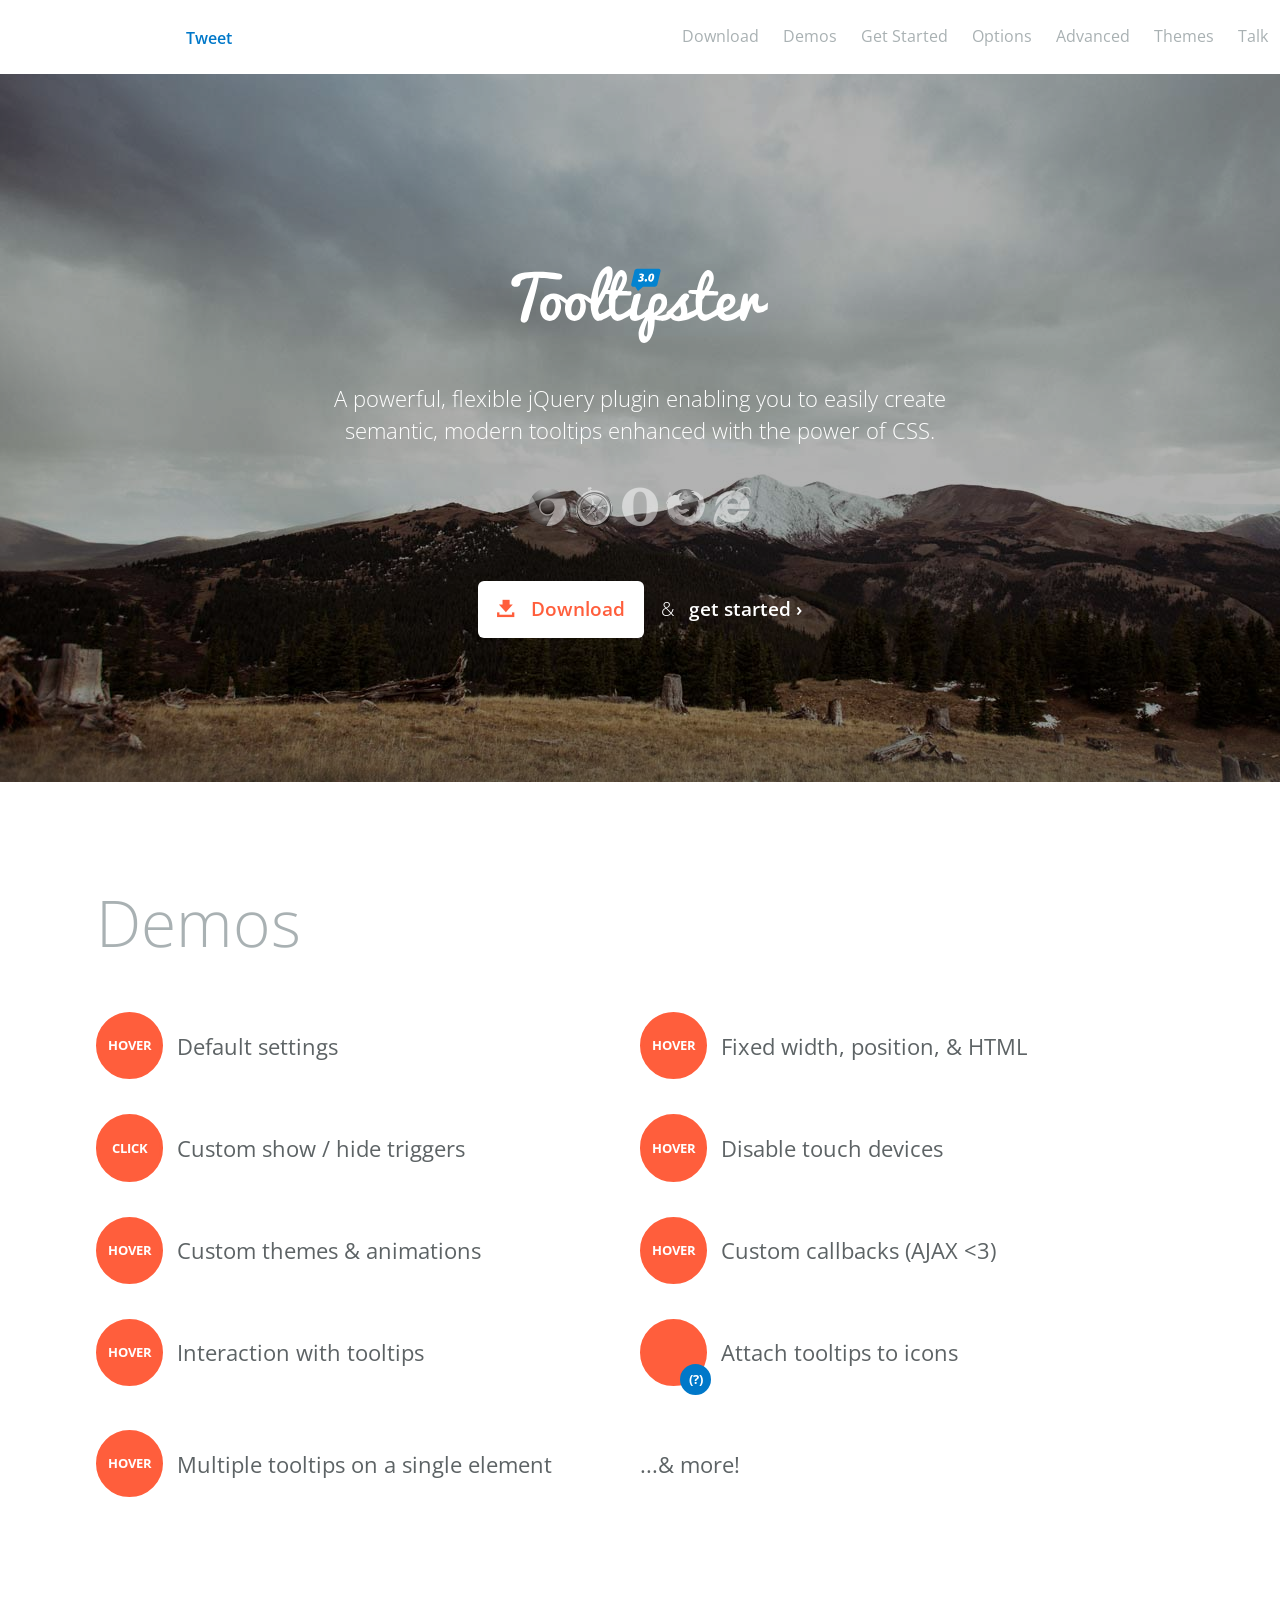
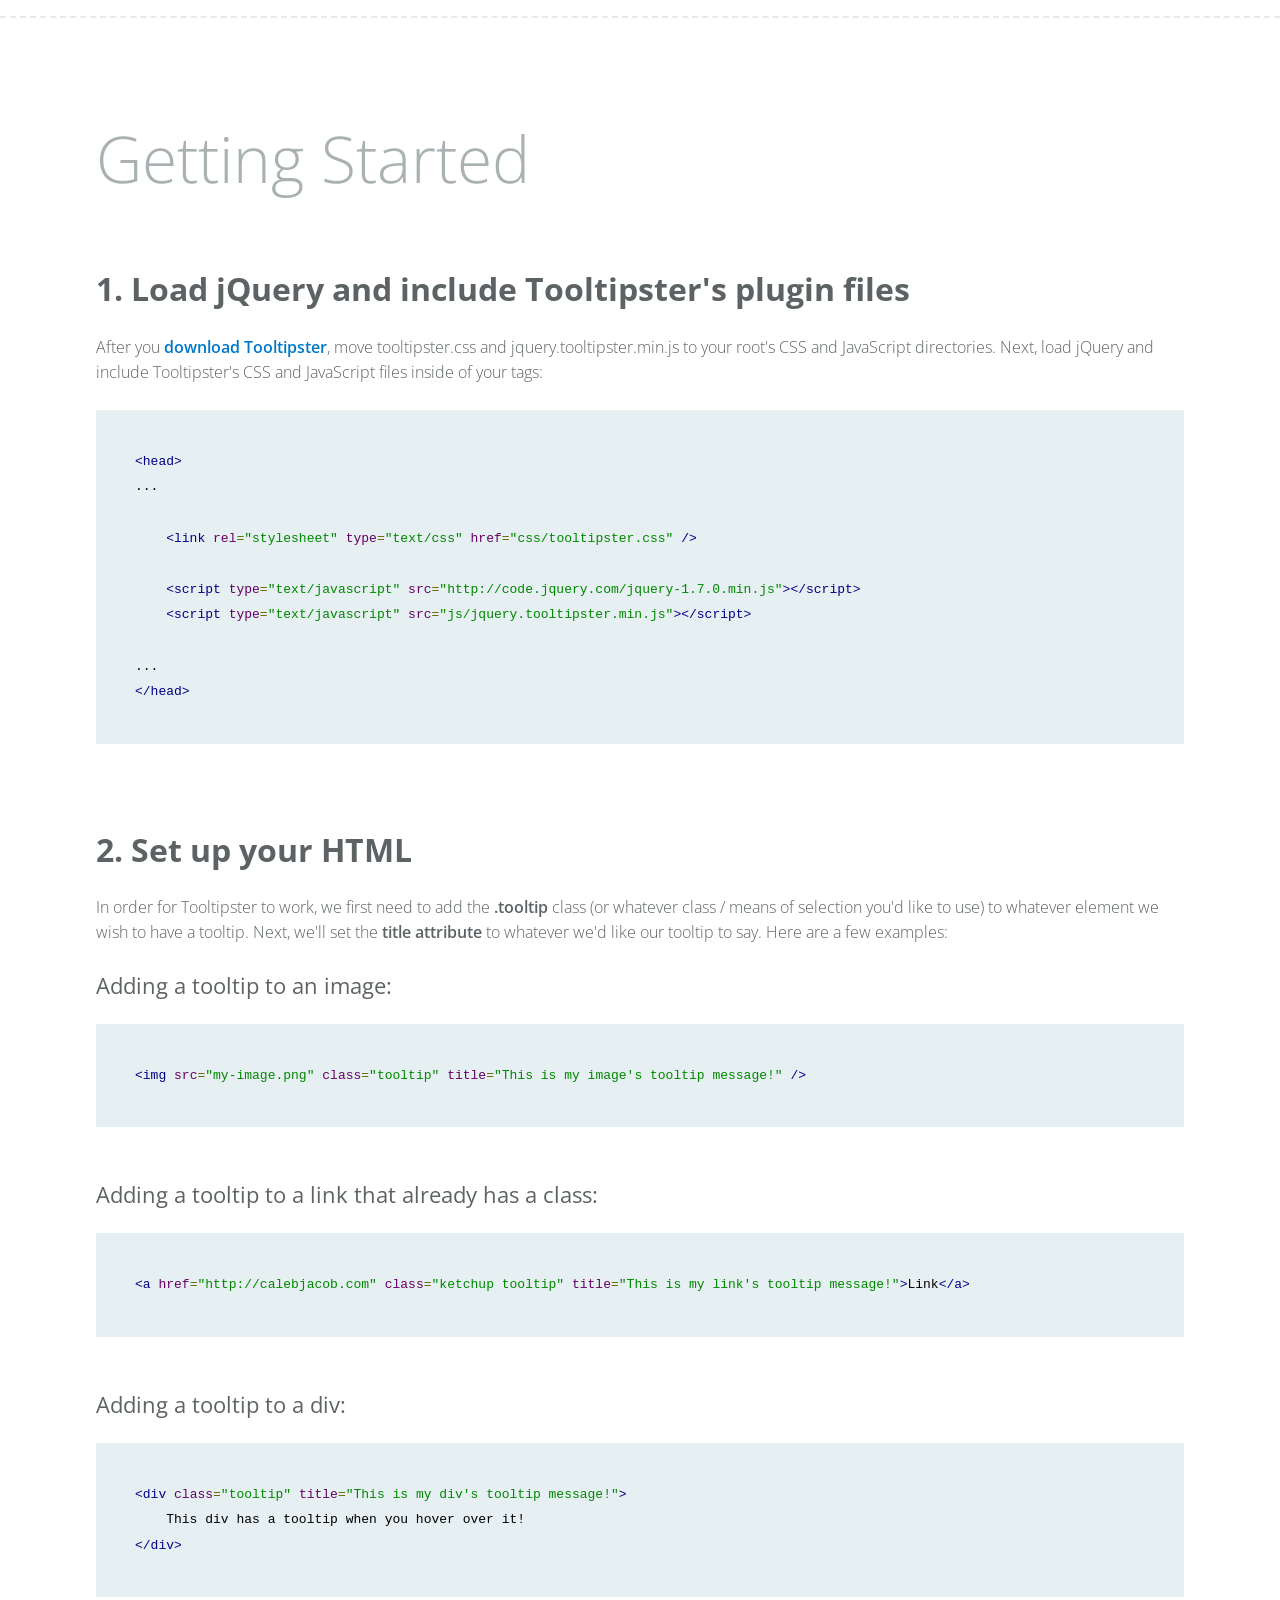
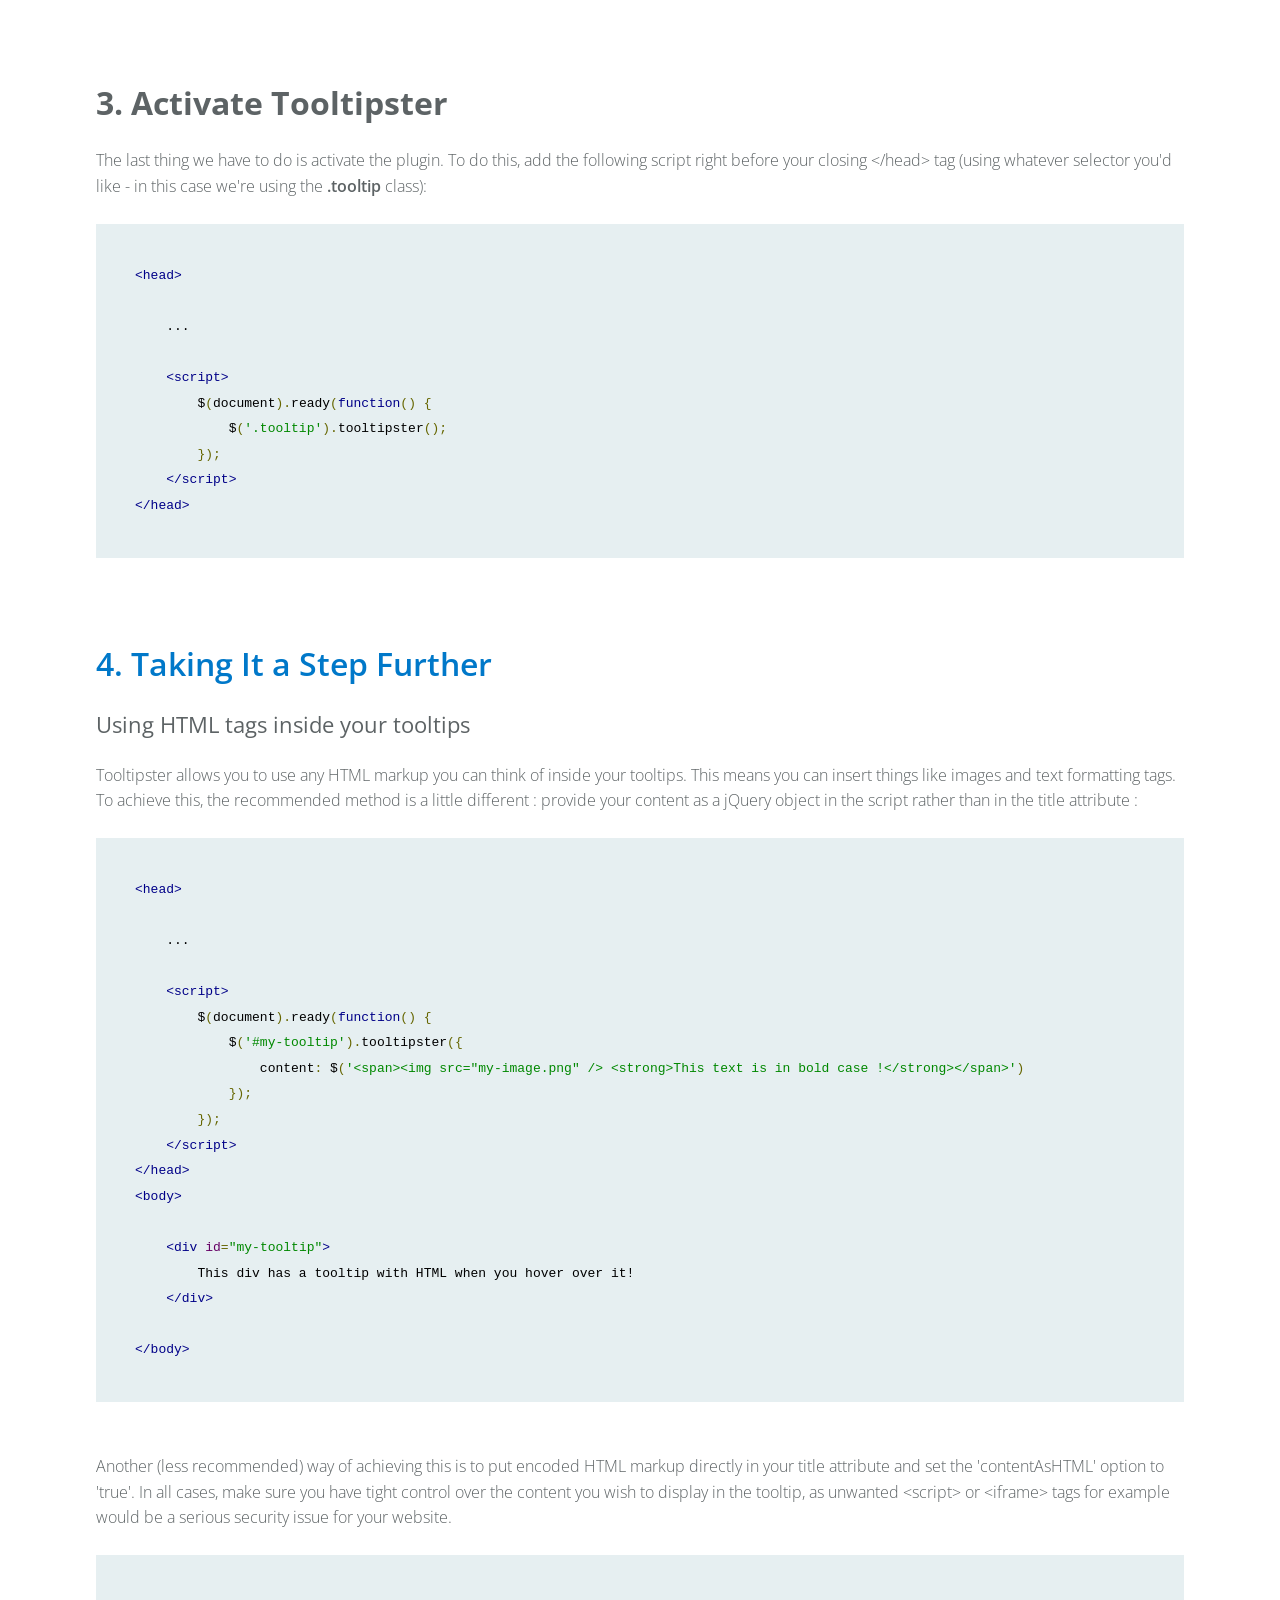
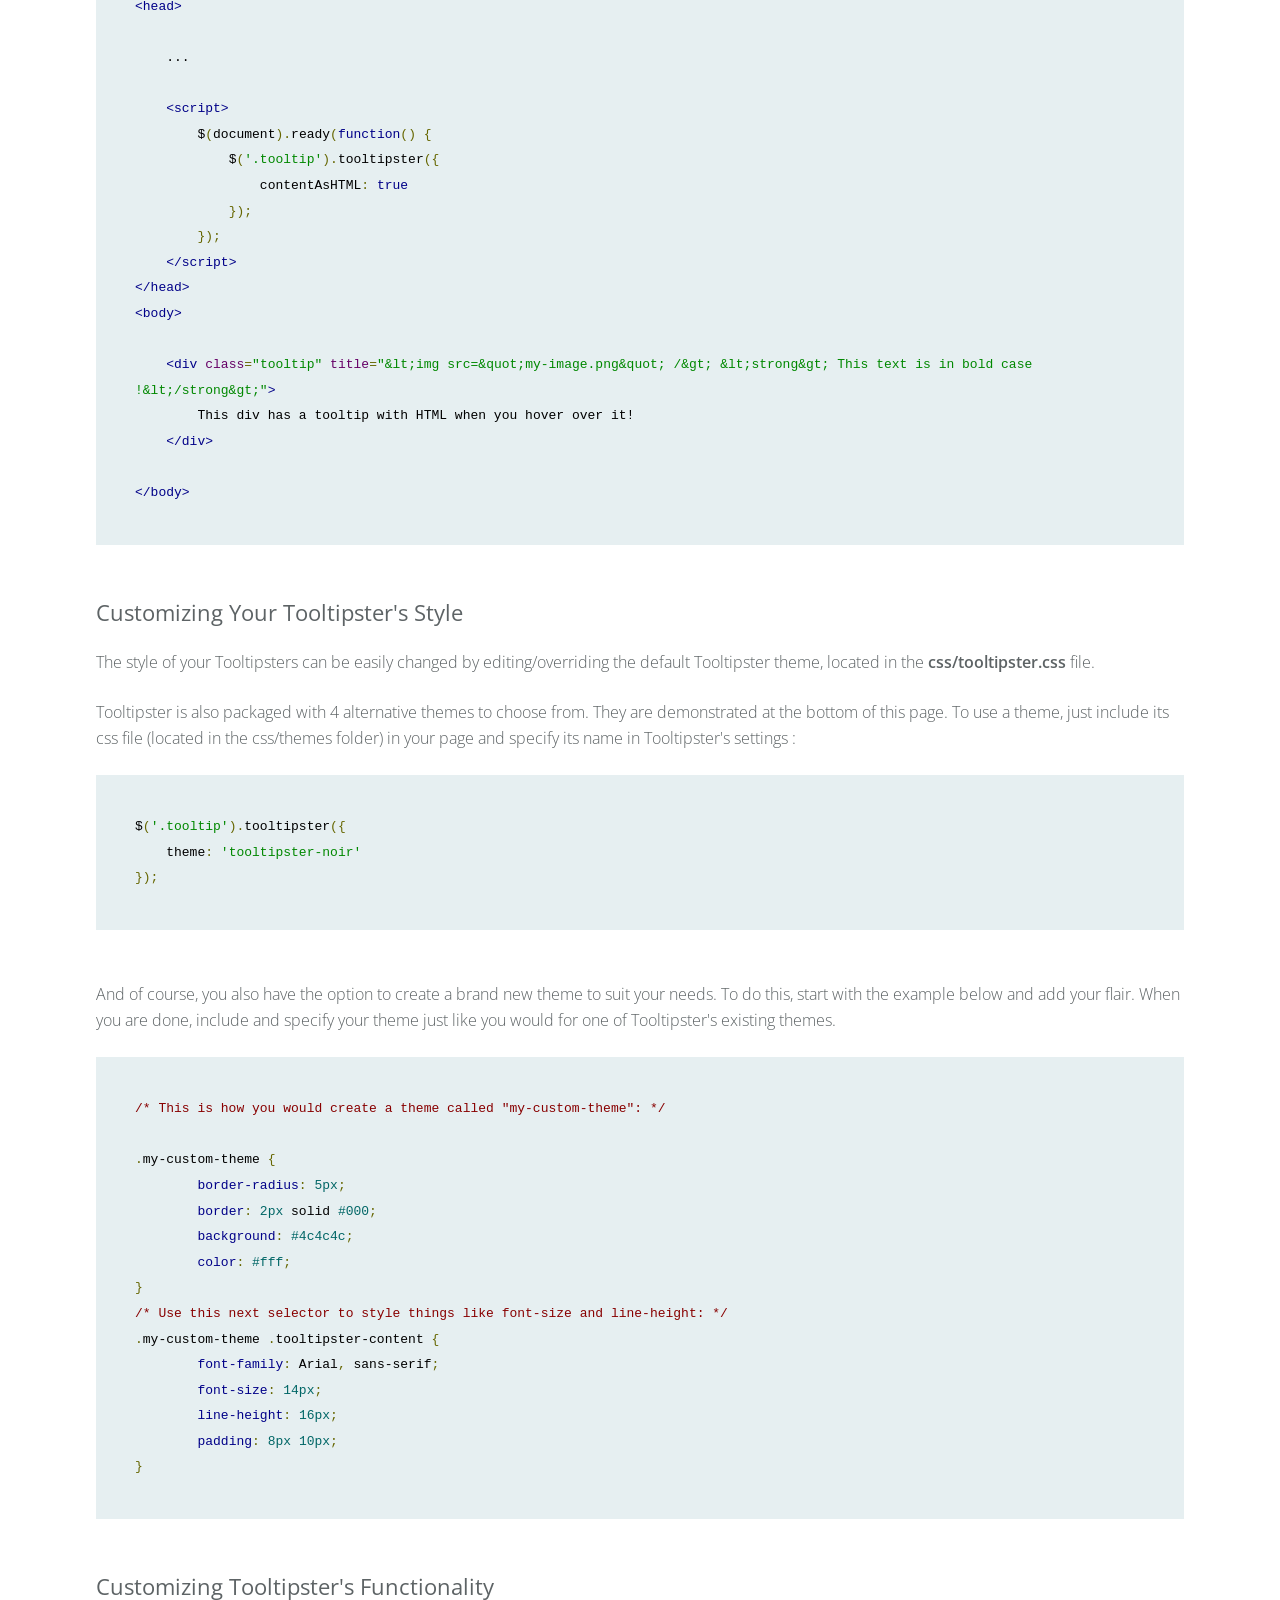
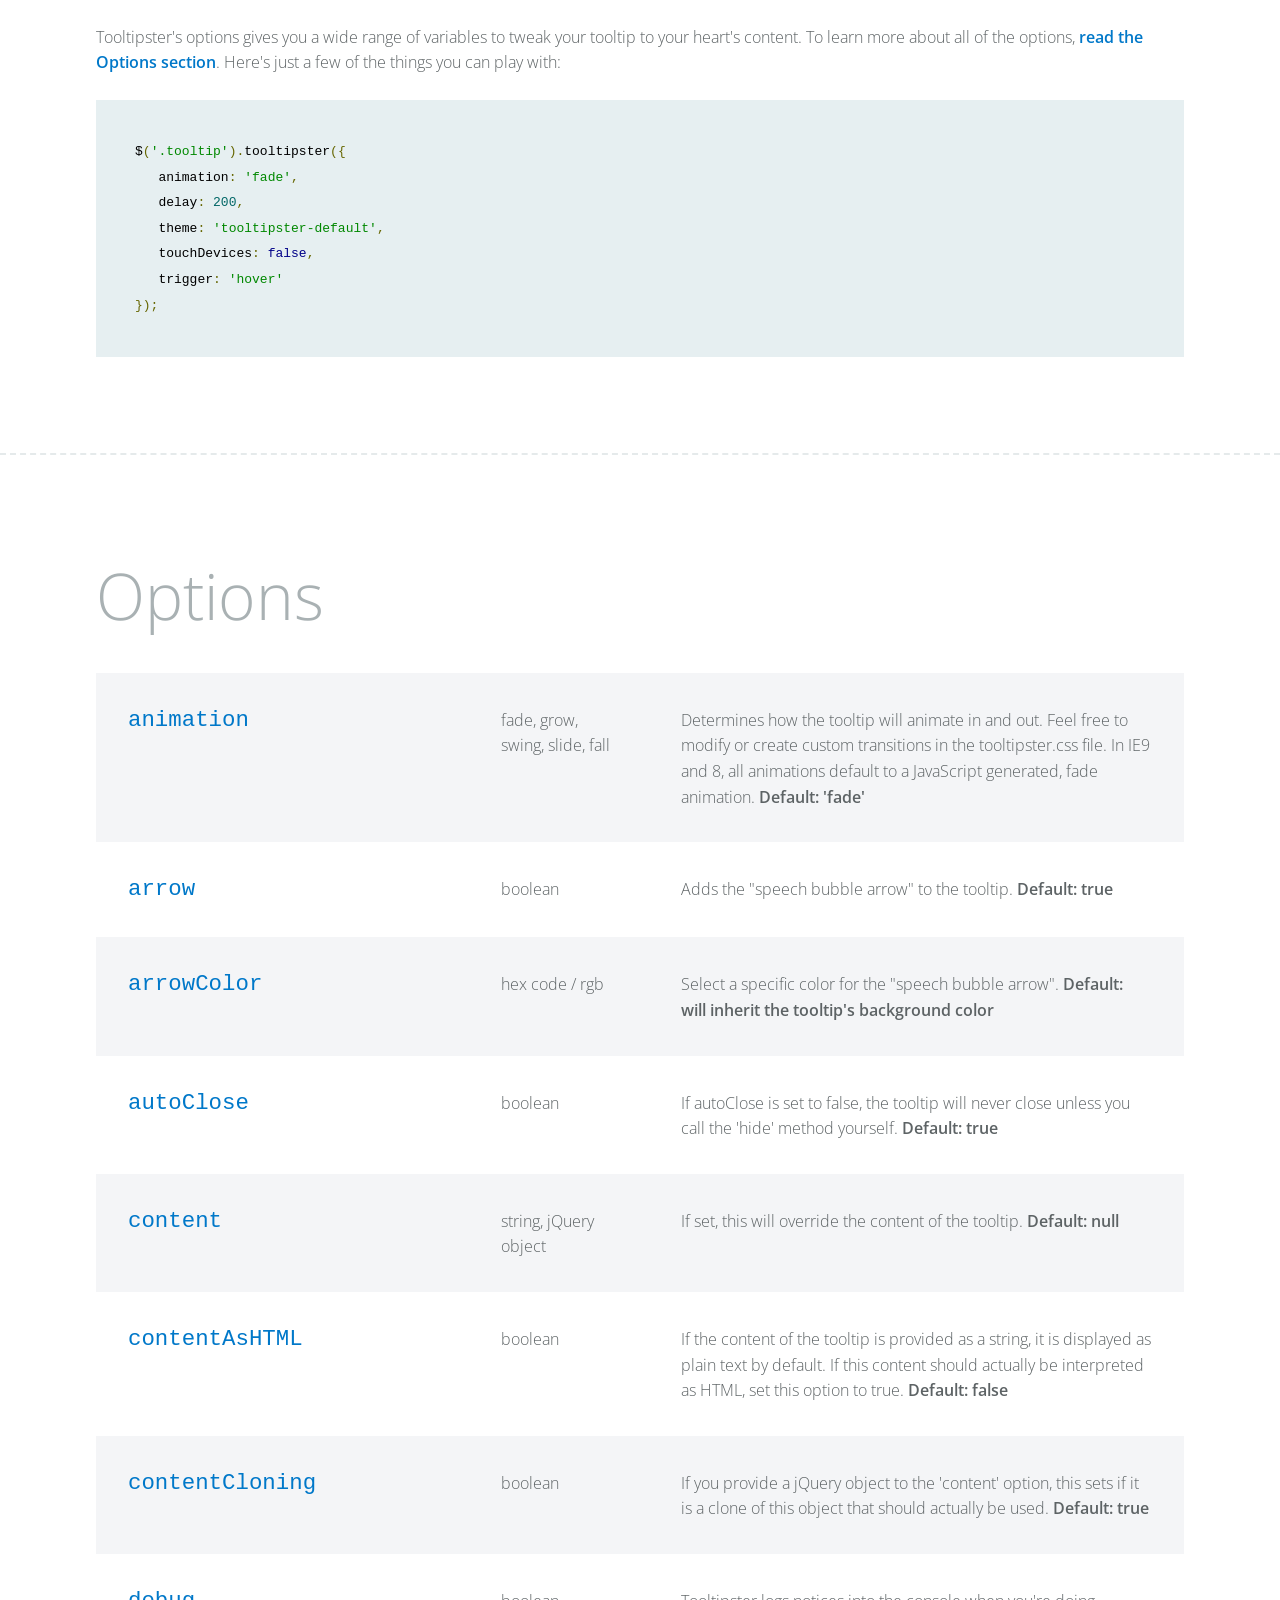
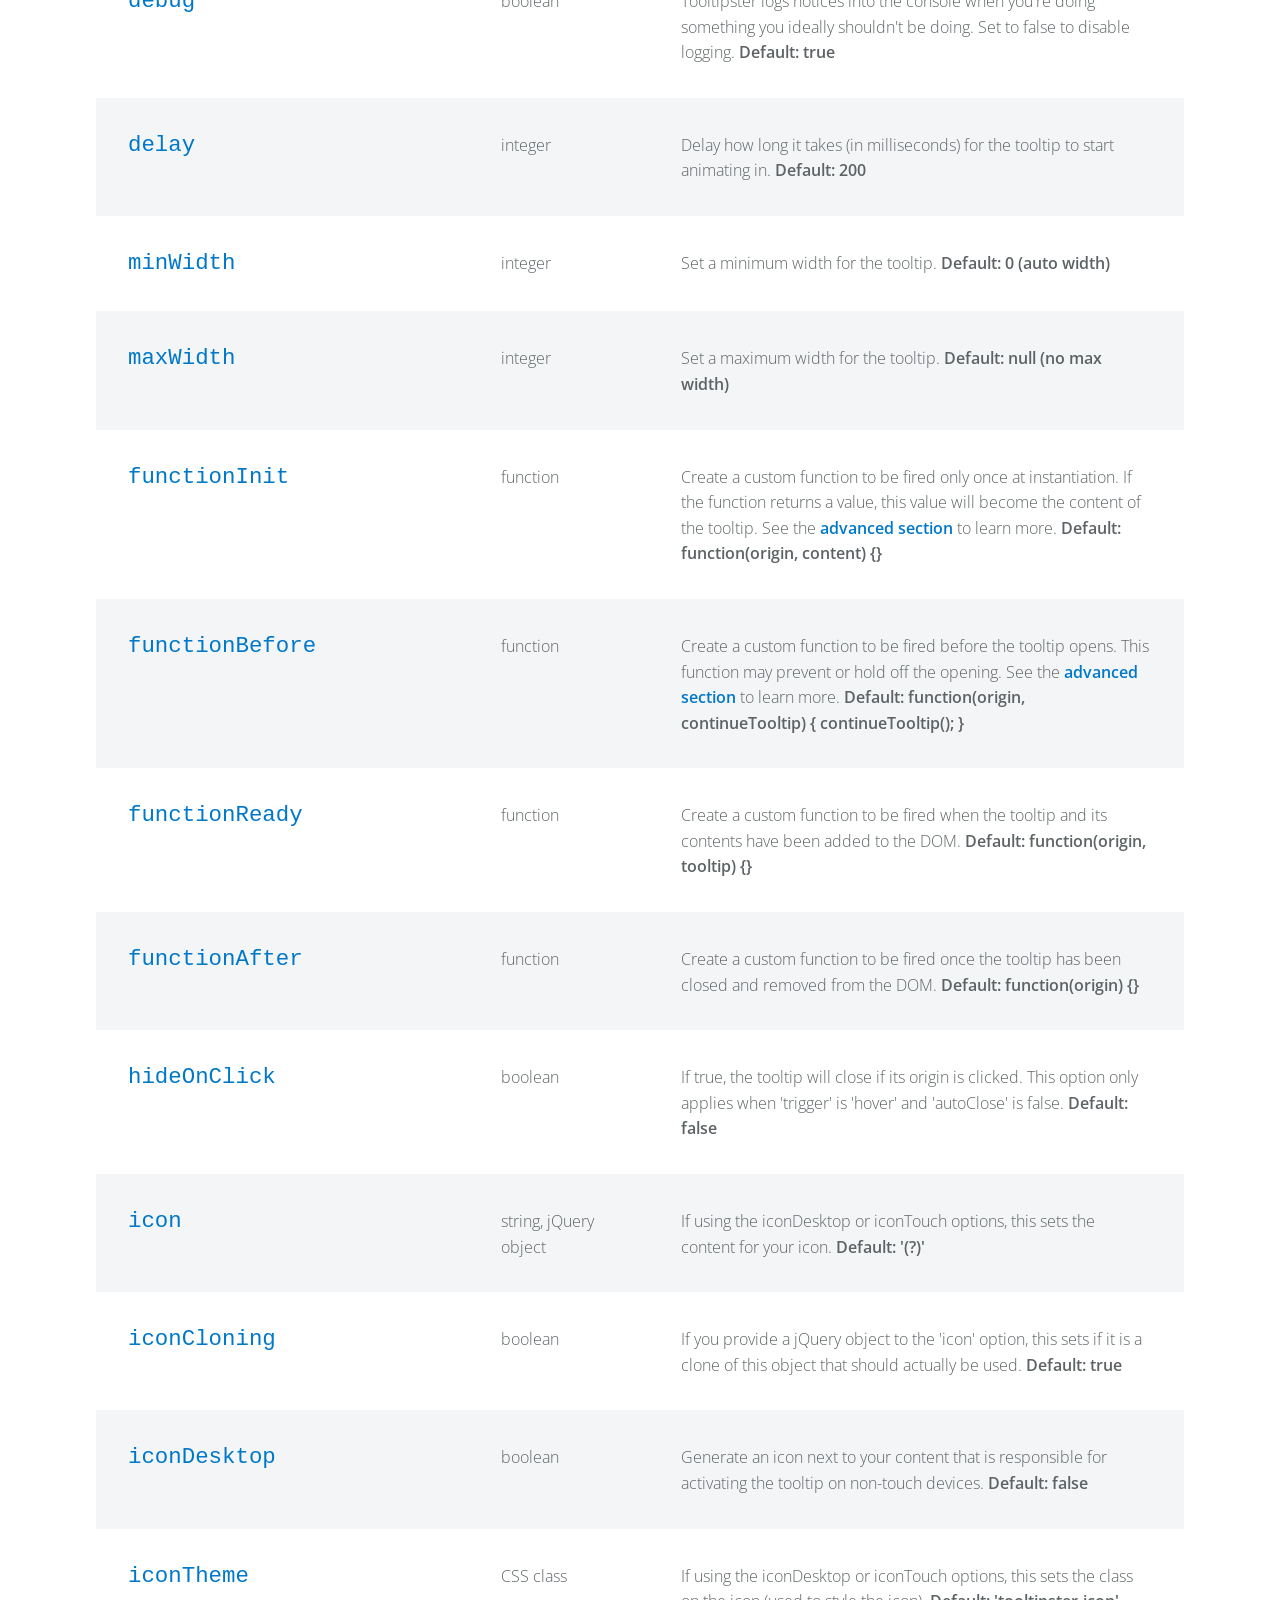
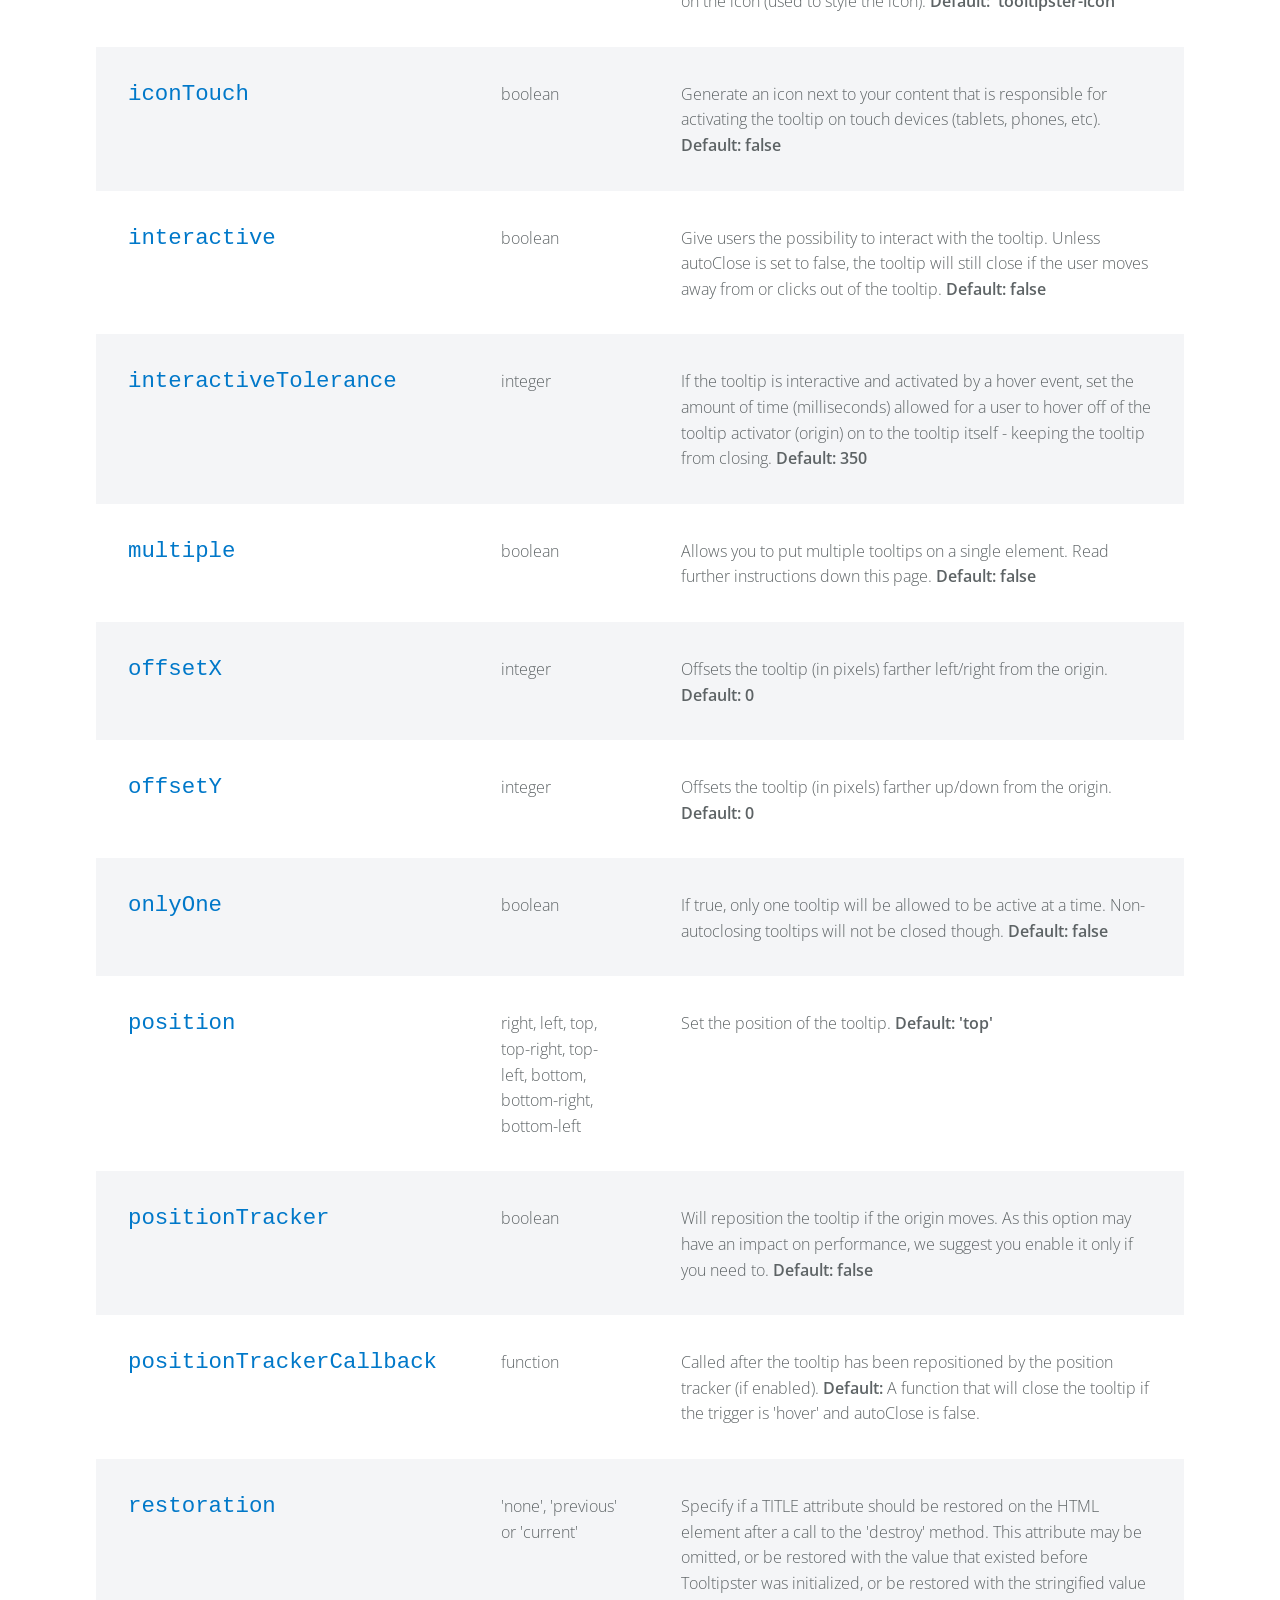
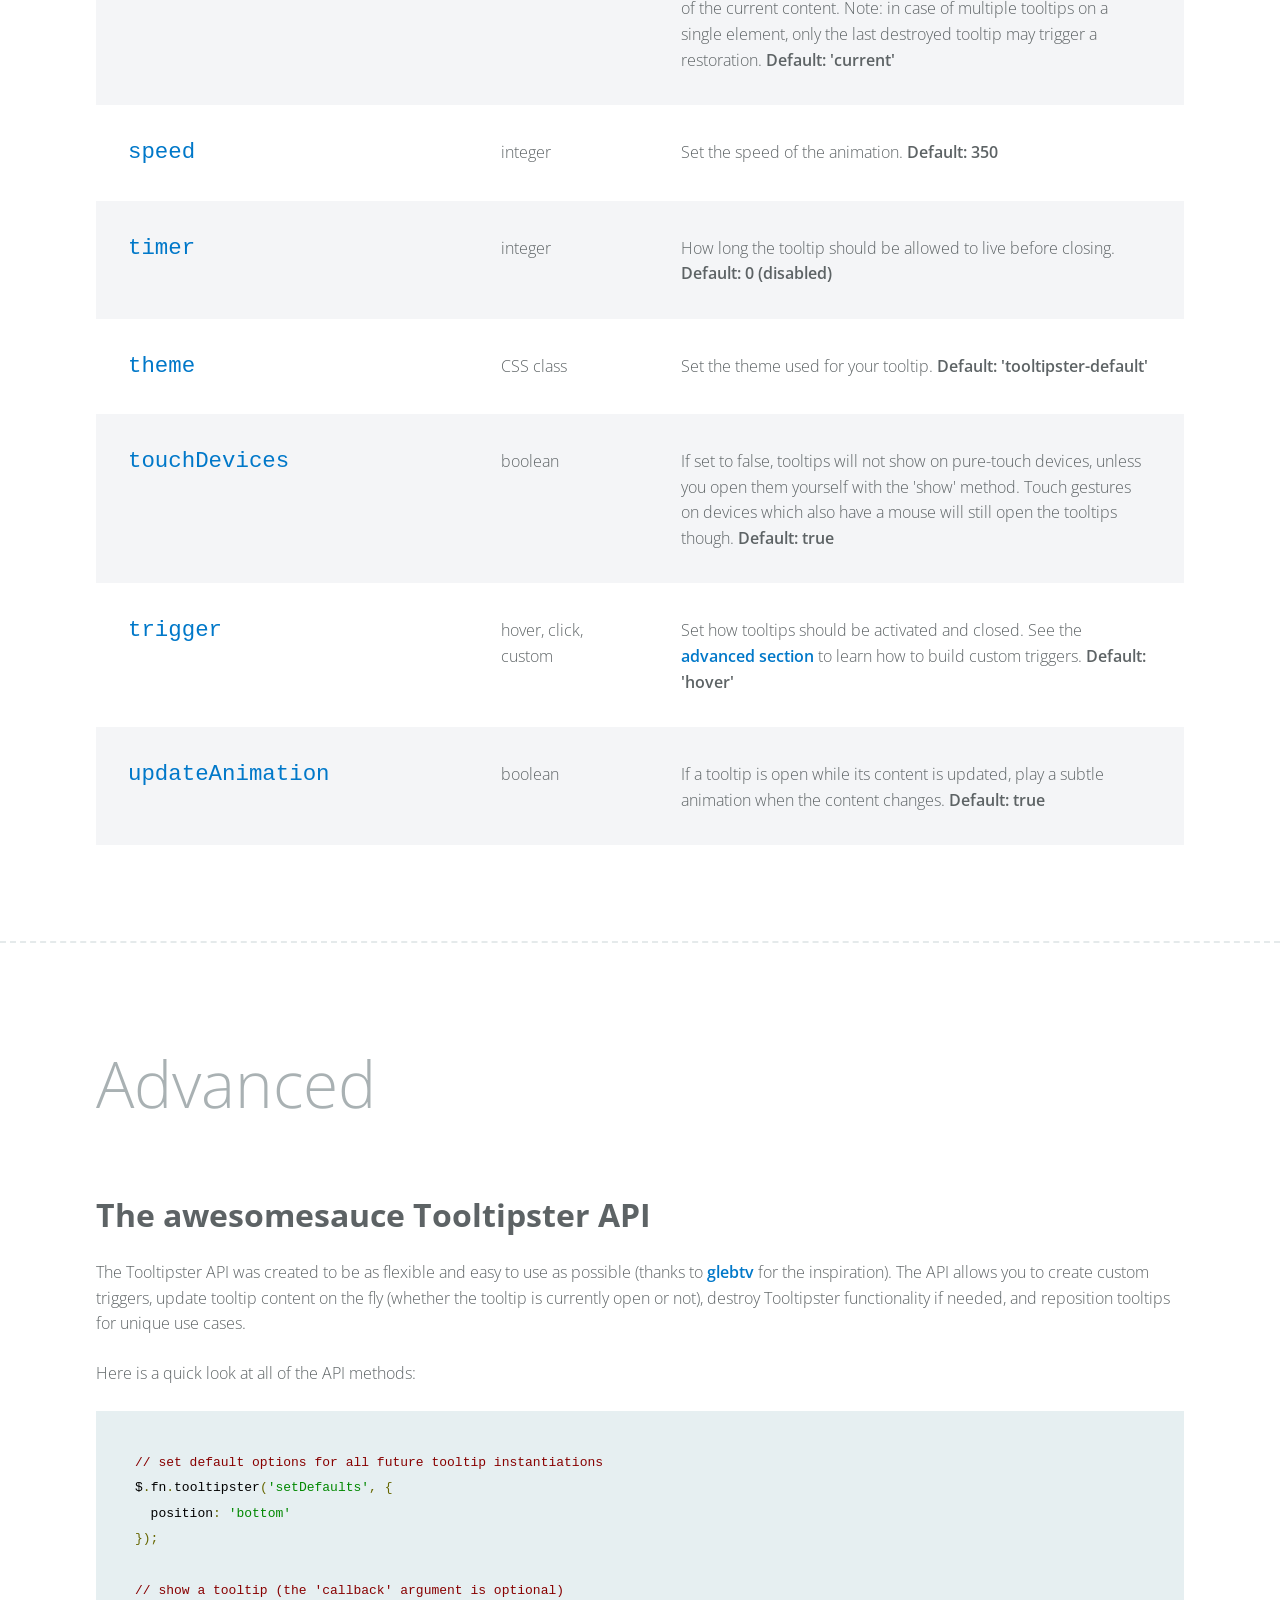
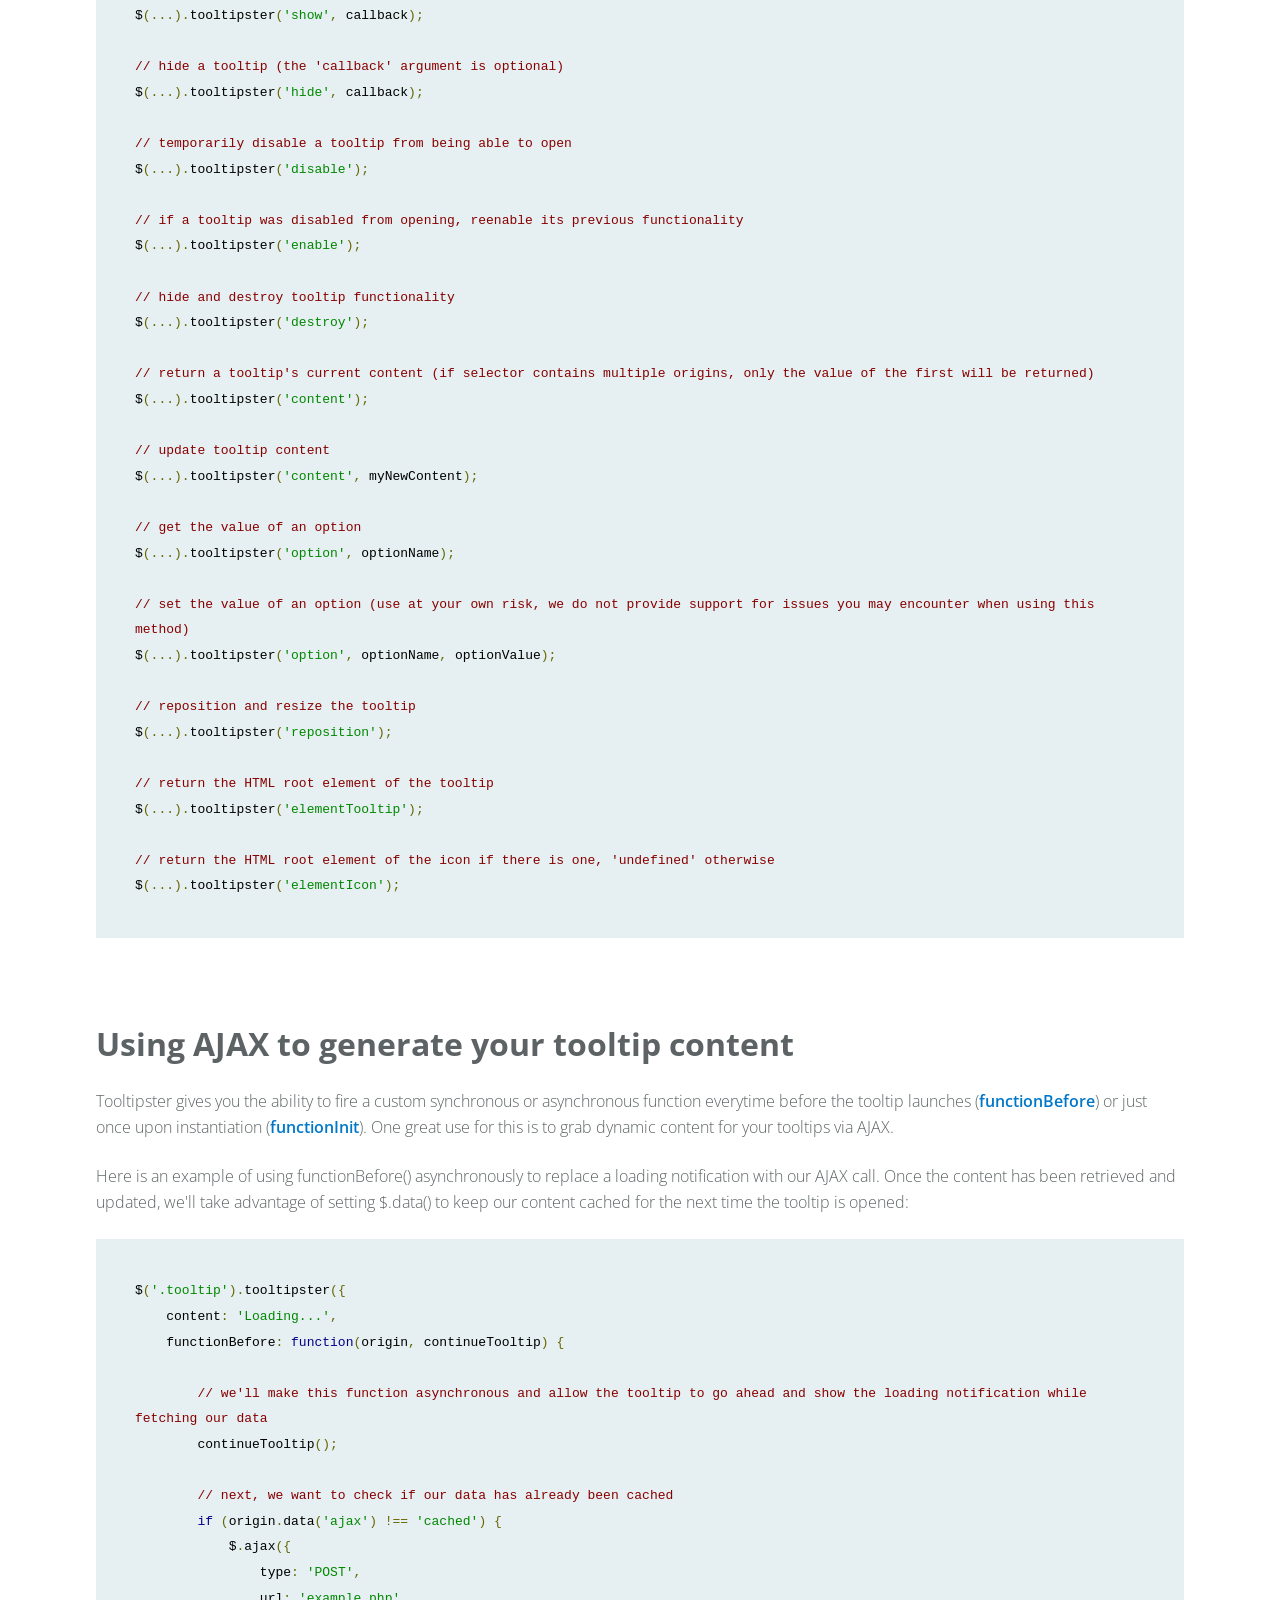
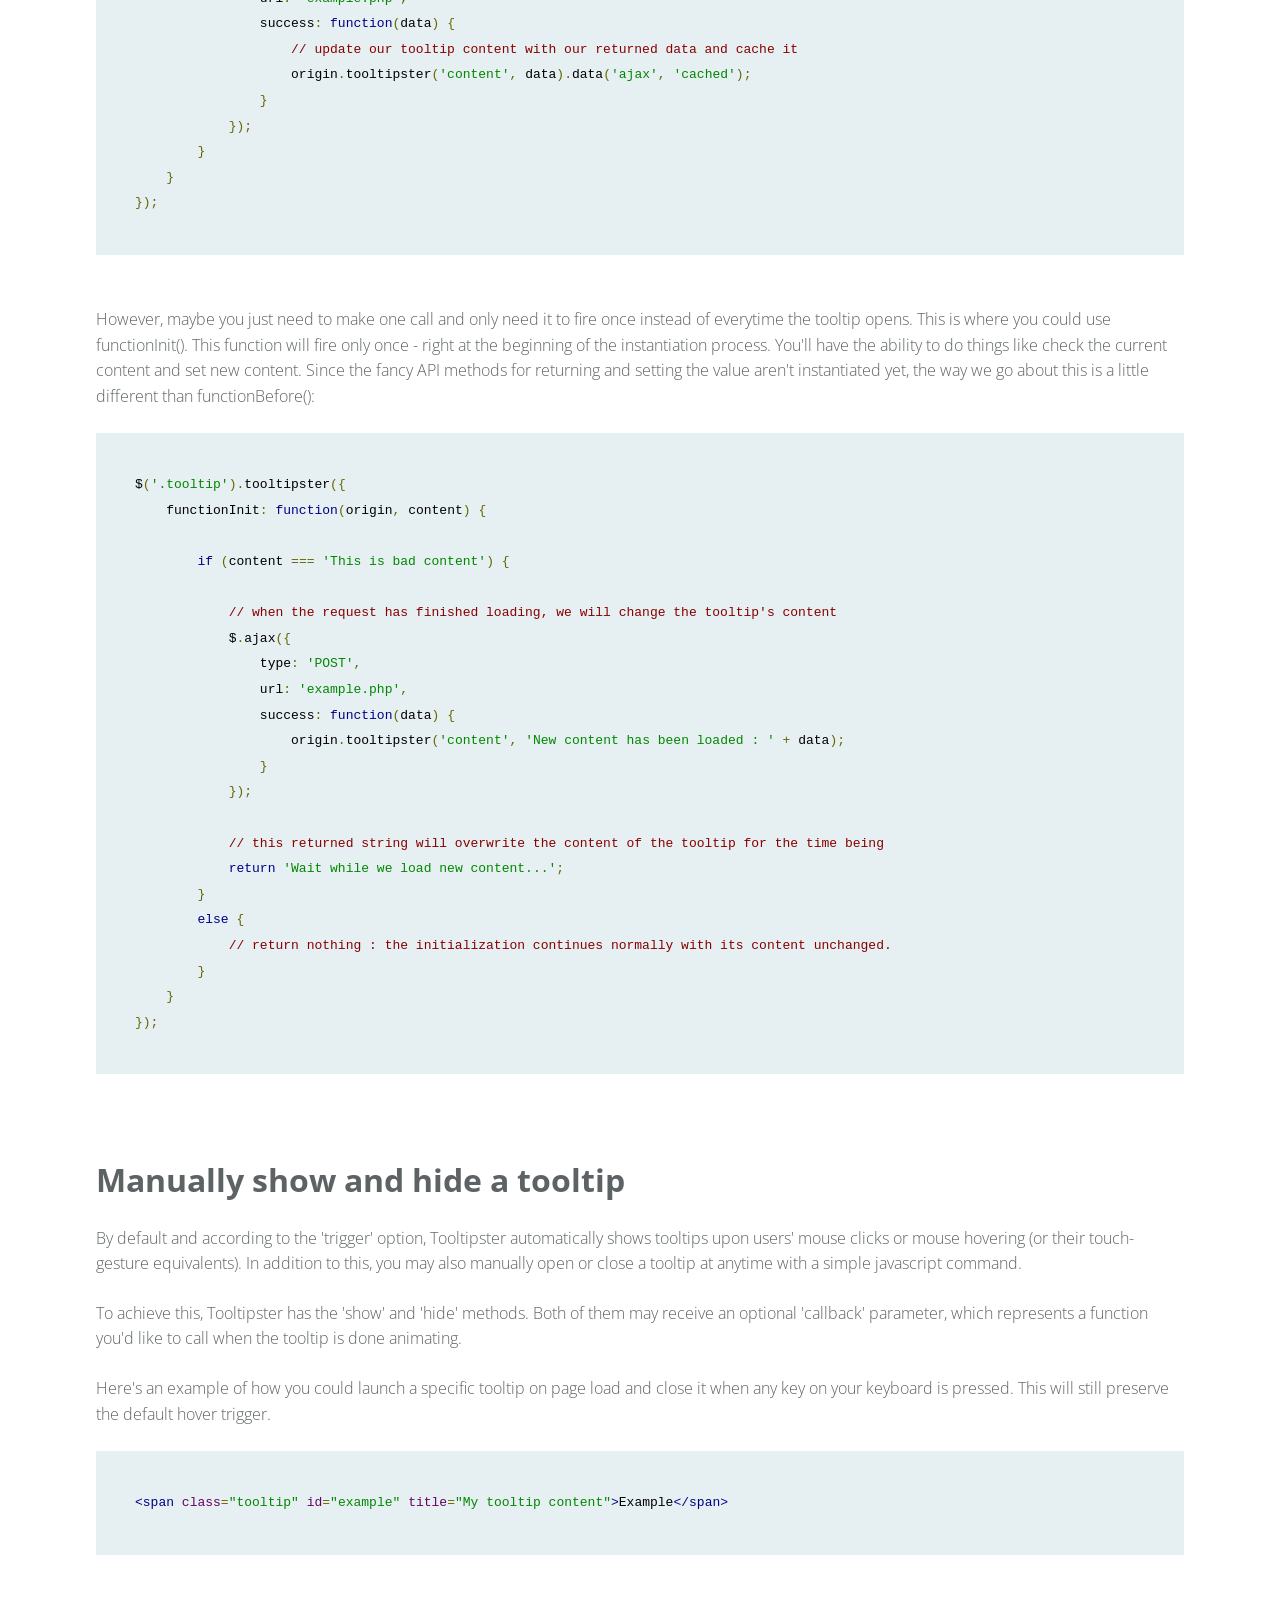
<file: dataviva/static/js/libs/tooltipster/index.html>
<!DOCTYPE html>
<html lang="en">
<head>
	<title>Tooltipster - The jQuery Tooltip Plugin</title>
	<meta charset="UTF-8" />
	<meta name="viewport" content="width=device-width, initial-scale=1, maximum-scale=1.0, user-scalable=no">
	<meta name="description" content="Tooltipster is a powerful, flexible jQuery plugin enabling you to easily create clean, HTML5 validated tooltips." />
	<meta property="og:title" content="Tooltipster" />
	<meta property="og:type" content="website" />
	<meta property="og:url" content="index.html" />
	<meta property="og:image" content="images/social.jpg" />
	<meta property="og:site_name" content="Tooltipster - The jQuery Tooltip Plugin" />
	<meta property="og:description" content="Tooltipster is a powerful, flexible jQuery plugin enabling you to easily create clean, HTML5 validated tooltips." />
	<html itemscope itemtype="http://schema.org/CreativeWork">
	<meta itemprop="name" content="Tooltipster - The jQuery Tooltip Plugin">
	<meta itemprop="description" content="Tooltipster is a powerful, flexible jQuery plugin enabling you to easily create clean, HTML5 validated tooltips.">
	<meta itemprop="image" content="images/social.jpg">
	<link rel="icon" type="image/png" href="images/favicon.png" />
	<link rel="image_src" href="images/social.jpg" / >
	
	<link rel="stylesheet" type="text/css" href="doc/css/reset.css" />
	<link rel="stylesheet" type="text/css" href="doc/css/prettify.css" />
	<link rel="stylesheet" type="text/css" href="doc/css/style.css" />
	<link rel="stylesheet" type="text/css" href="css/tooltipster.css" />
	<link rel="stylesheet" type="text/css" href="css/themes/tooltipster-light.css" />
	<link rel="stylesheet" type="text/css" href="css/themes/tooltipster-noir.css" />
	<link rel="stylesheet" type="text/css" href="css/themes/tooltipster-punk.css" />
	<link rel="stylesheet" type="text/css" href="css/themes/tooltipster-shadow.css" />
	
	<script type="text/javascript" src="//ajax.googleapis.com/ajax/libs/jquery/1.7.0/jquery.min.js"></script>
	<script type="text/javascript" src="doc/js/jquery.jgfeed.js"></script>
	<script type="text/javascript" src="doc/js/prettify.js"></script>
	<script type="text/javascript" src="doc/js/lang-css.js"></script>
	<script type="text/javascript" src="doc/js/scripts.js"></script>
	<script type="text/javascript" src="js/jquery.tooltipster.js"></script>
	
	<!--[if lt IE 9]>
		<script src="//html5shiv.googlecode.com/svn/trunk/html5.js"></script>
	<![endif]-->
</head>
<body>
	<div id="background">
		<img src="doc/images/large-background.jpg" />
	</div>
	<div id="wrapper">
		<header>
			<div id="social">
				<div id="github">
					<iframe src="http://ghbtns.com/github-btn.html?user=iamceege&repo=tooltipster&type=watch&count=true" allowtransparency="true" frameborder="0" scrolling="0" width="100" height="20"></iframe>
				</div>
				<div id="tweet">
					<a href="https://twitter.com/share" class="twitter-share-button" data-text="Tooltipster - A powerful &amp; degradable jQuery tooltip plugin" data-via="iamceege" data-related="iamceege">Tweet</a>
					<script>!function(d,s,id){var js,fjs=d.getElementsByTagName(s)[0];if(!d.getElementById(id)){js=d.createElement(s);js.id=id;js.src="//platform.twitter.com/widgets.js";fjs.parentNode.insertBefore(js,fjs);}}(document,"script","twitter-wjs");</script>
				</div>
				<div id="gplus">
					<g:plusone href="http://calebjacob.com/tooltipster"></g:plusone>
				</div>
			</div>
			<nav>
				<ul>
					<li><a href="https://github.com/iamceege/tooltipster/archive/master.zip">Download</a></li>
					<li><a href="#demos">Demos</a></li>
					<li><a href="#getting-started">Get Started</a></li>
					<li><a href="#options">Options</a></li>
					<li><a href="#advanced">Advanced</a></li>
					<li><a href="#themes">Themes</a></li>
					<li><a href="#talk">Talk</a></li>
				</ul>
			</nav>
			<select>
				<option selected="selected" disabled="disabled">Menu...</option>
				<option value="demos">Demos</option>
				<option value="getting-started">Get Started</option>
				<option value="options">Options</option>
				<option value="themes">Themes</option>
				<option value="talk">Talk</option>
			</select>
		</header>
		<section id="welcome">
			<img src="doc/images/tooltipster.svg" alt="Tooltipster" id="tooltipster" />
			<h1>A powerful, flexible jQuery plugin enabling you to easily create semantic, modern tooltips enhanced with the power of CSS.</h1>
			<ul id="browser-support">
				<li>
					<img src="doc/images/browser-chrome.png" alt="Chrome" class="tooltip" title="Chrome Support" />
				</li>
				<li>
					<img src="doc/images/browser-safari.png" alt="Safari" class="tooltip" title="Safari Support" />
				</li>
				<li>
					<img src="doc/images/browser-opera.png" alt="Opera" class="tooltip" title="Opera Support" />
				</li>
				<li>
					<img src="doc/images/browser-firefox.png" alt="FireFox" class="tooltip" title="FireFox Support" />
				</li>
				<li>
					<img src="doc/images/browser-ie.png" alt="Internet Explorer" class="tooltip" title="IE10, IE9, &amp; IE8 Support + Graceful Degradation" />
				</li>
			</ul>
			<div id="download">
				<a href="https://github.com/iamceege/tooltipster/archive/master.zip" class="button alt">Download</a> <span style="padding-right: 0.5em;">&amp;</span> <a href="#demos" class="white">get started &rsaquo;</a>
			</div>
		</section>
		
		<section id="demos">
			<h2>Demos</h2>
			<ul>
				<li>
					<span id="demo-default" title="Hi! This is a tooltip.">Hover</span> Default settings
				</li>
				<li>
					<span id="demo-html">Hover</span> Fixed width, position, &amp; HTML
				</li>
				<li>
					<span id="demo-events" title="Press any key on your keyboard or click anywhere in the page to close this">Click</span> Custom show / hide triggers
				</li>
				<li>
					<span id="demo-touch" title="I would have never been born on a touch device :'(">Hover</span> Disable touch devices
				</li>
				<li>
					<span id="demo-theme" title="Build custom themes and CSS powered animations!">Hover</span> Custom themes &amp; animations
				</li>
				<li>
					<span id="demo-callback" title="This will be populated by AJAX.">Hover</span> Custom callbacks (AJAX <3)
				</li>
				<li>
					<span id="demo-interact" title="Try clicking &lt;a href='http://google.com/' target='_blank'&gt;this link&lt;/a&gt;">Hover</span> Interaction with tooltips
				</li>
				<li>
					<span id="demo-icon" title="Use separate icons to launch your tooltips on either desktops or touch devices - or both!"></span> Attach tooltips to icons
				</li>
				<li>
					<span id="demo-multiple">Hover</span> Multiple tooltips on a single element
				</li>
				<li>...&amp; more!</li>
			</ul>
		</section>
		
		<section id="getting-started">
			<h2>Getting Started</h2>
			<h3>1. Load jQuery and include Tooltipster's plugin files</h3>
			<p>After you <a href="https://github.com/iamceege/tooltipster/archive/master.zip">download Tooltipster</a>, move tooltipster.css and jquery.tooltipster.min.js to your root's CSS and JavaScript directories. Next, load jQuery and include Tooltipster's CSS and JavaScript files inside of your  tags:</p>
<pre class="prettyprint">
&lt;head&#62;
...

    &lt;link rel="stylesheet" type="text/css" href="css/tooltipster.css" /&#62;

    &lt;script type="text/javascript" src="http://code.jquery.com/jquery-1.7.0.min.js"&#62;&lt;/script&#62;
    &lt;script type="text/javascript" src="js/jquery.tooltipster.min.js"&#62;&lt;/script&#62;

...
&lt;/head&#62;
</pre>
			<h3>2. Set up your HTML</h3>
			<p>In order for Tooltipster to work, we first need to add the <strong>.tooltip</strong> class (or whatever class / means of selection you'd like to use) to whatever element we wish to have a tooltip. Next, we'll set the <strong>title attribute</strong> to whatever we'd like our tooltip to say. Here are a few examples:</p>
			<h4>Adding a tooltip to an image:</h4>
			<pre class="prettyprint">
&lt;img src="my-image.png" class="tooltip" title="This is my image's tooltip message!" /&#62;</pre>
			<h4>Adding a tooltip to a link that already has a class:</h4>
			<pre class="prettyprint">
&lt;a href="http://calebjacob.com" class="ketchup tooltip" title="This is my link's tooltip message!"&#62;Link&lt;/a&#62;</pre>
			<h4>Adding a tooltip to a div:</h4>
			<pre class="prettyprint">
&lt;div class="tooltip" title="This is my div's tooltip message!"&#62; 
    This div has a tooltip when you hover over it!
&lt;/div&#62;</pre>
			
			<h3>3. Activate Tooltipster</h3>
			<p>The last thing we have to do is activate the plugin. To do this, add the following script right before your closing &lt;/head&#62; tag (using whatever selector you'd like - in this case we're using the <strong>.tooltip</strong> class):</p>
			<pre class="prettyprint">
&lt;head&#62;

    ...

    &lt;script&#62;
        $(document).ready(function() {
            $('.tooltip').tooltipster();
        });
    &lt;/script&#62;
&lt;/head&#62;</pre>
			
			<h3><a name="further">4. Taking It a Step Further</a></h3>
			<h4>Using HTML tags inside your tooltips</h4>
			<p>Tooltipster allows you to use any HTML markup you can think of inside your tooltips. This means you can insert things like images and text formatting tags. To achieve this, the recommended method is a little different : provide your content as a jQuery object in the script rather than in the title attribute :</p>
			<pre class="prettyprint">
&lt;head&#62;

    ...

    &lt;script&#62;
        $(document).ready(function() {
            $('#my-tooltip').tooltipster({
                content: $('&lt;span&gt;&lt;img src="my-image.png" /&gt; &lt;strong&gt;This text is in bold case !&lt;/strong&gt;&lt;/span&gt;')
            });
        });
    &lt;/script&#62;
&lt;/head&#62;
&lt;body&#62;
    
    &lt;div id="my-tooltip"&#62; 
        This div has a tooltip with HTML when you hover over it!
    &lt;/div&#62;
	
&lt;/body&#62;</pre>

			<p>Another (less recommended) way of achieving this is to put encoded HTML markup directly in your title attribute and set the 'contentAsHTML' option to 'true'. In all cases, make sure you have tight control over the content you wish to display in the tooltip, as unwanted &lt;script&gt; or &lt;iframe&gt; tags for example would be a serious security issue for your website.</p>

			<pre class="prettyprint">
&lt;head&#62;

    ...

    &lt;script&#62;
        $(document).ready(function() {
            $('.tooltip').tooltipster({
                contentAsHTML: true
            });
        });
    &lt;/script&#62;
&lt;/head&#62;
&lt;body&#62;
    
    &lt;div class="tooltip" title="&amp;lt;img src=&amp;quot;my-image.png&amp;quot; /&amp;gt; &amp;lt;strong&amp;gt; This text is in bold case !&amp;lt;/strong&amp;gt;"&gt; 
        This div has a tooltip with HTML when you hover over it!
    &lt;/div&#62;
	
&lt;/body&#62;</pre>
			
			<h4>Customizing Your Tooltipster's Style</h4>
			<p>The style of your Tooltipsters can be easily changed by editing/overriding the default Tooltipster theme, located in the <strong>css/tooltipster.css</strong> file.</p>
			<p>Tooltipster is also packaged with 4 alternative themes to choose from. They are demonstrated at the bottom of this page. To use a theme, just include its css file (located in the css/themes folder) in your page and specify its name in Tooltipster's settings :</p>
			<pre class="prettyprint">
$('.tooltip').tooltipster({
    theme: 'tooltipster-noir'
});</pre>
			<p>And of course, you also have the option to create a brand new theme to suit your needs. To do this, start with the example below and add your flair. When you are done, include and specify your theme just like you would for one of Tooltipster's existing themes.</p>
			<pre class="prettyprint lang-css">
/* This is how you would create a theme called "my-custom-theme": */

.my-custom-theme {
	border-radius: 5px; 
	border: 2px solid #000;
	background: #4c4c4c;
	color: #fff;
}
/* Use this next selector to style things like font-size and line-height: */
.my-custom-theme .tooltipster-content {
	font-family: Arial, sans-serif;
	font-size: 14px;
	line-height: 16px;
	padding: 8px 10px;
}</pre>
			
			<h4>Customizing Tooltipster's Functionality</h4>
			<p>Tooltipster's options gives you a wide range of variables to tweak your tooltip to your heart's content. To learn more about all of the options, <a href="#options">read the Options section</a>. Here's just a few of the things you can play with:</p>
			<pre class="prettyprint">
$('.tooltip').tooltipster({
   animation: 'fade',
   delay: 200,
   theme: 'tooltipster-default',
   touchDevices: false,
   trigger: 'hover'
});</pre>
		</section>
		
		<section id="options">
			<h2>Options</h2>
			<table border="0" cellpadding="0" cellspacing="0">
				<tr>
					<td><h4>animation</h4></td>
					<td>fade, grow, swing, slide, fall</td>
					<td>Determines how the tooltip will animate in and out. Feel free to modify or create custom transitions in the tooltipster.css file. In IE9 and 8, all animations default to a JavaScript generated, fade animation. <strong>Default: 'fade'</strong></td>
				</tr>
				<tr>
					<td><h4>arrow</h4></td>
					<td>boolean</td>
					<td>Adds the "speech bubble arrow" to the tooltip. <strong>Default: true</strong></td>
				</tr>
				<tr>
					<td><h4>arrowColor</h4></td>
					<td>hex code / rgb</td>
					<td>Select a specific color for the "speech bubble arrow". <strong>Default: will inherit the tooltip's background color</strong></td>
				</tr>
				<tr>
					<td><h4>autoClose</h4></td>
					<td>boolean</td>
					<td>If autoClose is set to false, the tooltip will never close unless you call the 'hide' method yourself. <strong>Default: true</strong></td>
				</tr>
				<tr>
					<td><h4>content</h4></td>
					<td>string, jQuery object</td>
					<td>If set, this will override the content of the tooltip. <strong>Default: null</strong></td>
				</tr>
				<tr>
					<td><h4>contentAsHTML</h4></td>
					<td>boolean</td>
					<td>If the content of the tooltip is provided as a string, it is displayed as plain text by default. If this content should actually be interpreted as HTML, set this option to true. <strong>Default: false</strong></td>
				</tr>
				<tr>
					<td><h4>contentCloning</h4></td>
					<td>boolean</td>
					<td>If you provide a jQuery object to the 'content' option, this sets if it is a clone of this object that should actually be used. <strong>Default: true</strong></td>
				</tr>
				<tr>
					<td><h4>debug</h4></td>
					<td>boolean</td>
					<td>Tooltipster logs notices into the console when you're doing something you ideally shouldn't be doing. Set to false to disable logging. <strong>Default: true</strong></td>
				</tr>
				<tr>
					<td><h4>delay</h4></td>
					<td>integer</td>
					<td>Delay how long it takes (in milliseconds) for the tooltip to start animating in. <strong>Default: 200</strong></td>
				</tr>
				<tr>
					<td><h4>minWidth</h4></td>
					<td>integer</td>
					<td>Set a minimum width for the tooltip. <strong>Default: 0 (auto width)</strong></td>
				</tr>
				<tr>
					<td><h4>maxWidth</h4></td>
					<td>integer</td>
					<td>Set a maximum width for the tooltip. <strong>Default: null (no max width)</strong></td>
				</tr>
				<tr>
					<td><h4>functionInit</h4></td>
					<td>function</td>
					<td>Create a custom function to be fired only once at instantiation. If the function returns a value, this value will become the content of the tooltip. See the <a href="#advanced">advanced section</a> to learn more. <strong>Default: function(origin, content) {}</strong></td>
				</tr>
				<tr>
					<td><h4>functionBefore</h4></td>
					<td>function</td>
					<td>Create a custom function to be fired before the tooltip opens. This function may prevent or hold off the opening. See the <a href="#advanced">advanced section</a> to learn more. <strong>Default: function(origin, continueTooltip) { continueTooltip(); }</strong></td>
				</tr>
				<tr>
					<td><h4>functionReady</h4></td>
					<td>function</td>
					<td>Create a custom function to be fired when the tooltip and its contents have been added to the DOM. <strong>Default: function(origin, tooltip) {}</strong></td>
				</tr>
				<tr>
					<td><h4>functionAfter</h4></td>
					<td>function</td>
					<td>Create a custom function to be fired once the tooltip has been closed and removed from the DOM. <strong>Default: function(origin) {}</strong></td>
				</tr>
				<tr>
					<td><h4>hideOnClick</h4></td>
					<td>boolean</td>
					<td>If true, the tooltip will close if its origin is clicked. This option only applies when 'trigger' is 'hover' and 'autoClose' is false. <strong>Default: false</strong></td>
				</tr>
				<tr>
					<td><h4>icon</h4></td>
					<td>string, jQuery object</td>
					<td>If using the iconDesktop or iconTouch options, this sets the content for your icon. <strong>Default: '(?)'</strong></td>
				</tr>
				<tr>
					<td><h4>iconCloning</h4></td>
					<td>boolean</td>
					<td>If you provide a jQuery object to the 'icon' option, this sets if it is a clone of this object that should actually be used. <strong>Default: true</strong></td>
				</tr>
				<tr>
					<td><h4>iconDesktop</h4></td>
					<td>boolean</td>
					<td>Generate an icon next to your content that is responsible for activating the tooltip on non-touch devices. <strong>Default: false</strong></td>
				</tr>
				<tr>
					<td><h4>iconTheme</h4></td>
					<td>CSS class</td>
					<td>If using the iconDesktop or iconTouch options, this sets the class on the icon (used to style the icon). <strong>Default: 'tooltipster-icon'</strong></td>
				</tr>
				<tr>
					<td><h4>iconTouch</h4></td>
					<td>boolean</td>
					<td>Generate an icon next to your content that is responsible for activating the tooltip on touch devices (tablets, phones, etc). <strong>Default: false</strong></td>
				</tr>
				<tr>
					<td><h4>interactive</h4></td>
					<td>boolean</td>
					<td>Give users the possibility to interact with the tooltip. Unless autoClose is set to false, the tooltip will still close if the user moves away from or clicks out of the tooltip. <strong>Default: false</strong></td>
				</tr>
				<tr>
					<td><h4>interactiveTolerance</h4></td>
					<td>integer</td>
					<td>If the tooltip is interactive and activated by a hover event, set the amount of time (milliseconds) allowed for a user to hover off of the tooltip activator (origin) on to the tooltip itself - keeping the tooltip from closing. <strong>Default: 350</strong></td>
				</tr>
				<tr>
					<td><h4>multiple</h4></td>
					<td>boolean</td>
					<td>Allows you to put multiple tooltips on a single element. Read further instructions down this page. <strong>Default: false</strong></td>
				</tr>
				<tr>
					<td><h4>offsetX</h4></td>
					<td>integer</td>
					<td>Offsets the tooltip (in pixels) farther left/right from the origin. <strong>Default: 0</strong></td>
				</tr>
				<tr>
					<td><h4>offsetY</h4></td>
					<td>integer</td>
					<td>Offsets the tooltip (in pixels) farther up/down from the origin. <strong>Default: 0</strong></td>
				</tr>
				<tr>
					<td><h4>onlyOne</h4></td>
					<td>boolean</td>
					<td>If true, only one tooltip will be allowed to be active at a time. Non-autoclosing tooltips will not be closed though. <strong>Default: false</strong></td>
				</tr>
				<tr>
					<td><h4>position</h4></td>
					<td>right, left, top, top-right, top-left, bottom, bottom-right, bottom-left</td>
					<td>Set the position of the tooltip. <strong>Default: 'top'</strong></td>
				</tr>
				<tr>
					<td><h4>positionTracker</h4></td>
					<td>boolean</td>
					<td>Will reposition the tooltip if the origin moves. As this option may have an impact on performance, we suggest you enable it only if you need to. <strong>Default: false</strong></td>
				</tr>
				<tr>
					<td><h4>positionTrackerCallback</h4></td>
					<td>function</td>
					<td>Called after the tooltip has been repositioned by the position tracker (if enabled). <strong>Default:</strong> A function that will close the tooltip if the trigger is 'hover' and autoClose is false.</td>
				</tr>
				<tr>
					<td><h4>restoration</h4></td>
					<td>'none', 'previous' or 'current'</td>
					<td>Specify if a TITLE attribute should be restored on the HTML element after a call to the 'destroy' method. This attribute may be omitted, or be restored with the value that existed before Tooltipster was initialized, or be restored with the stringified value of the current content. Note: in case of multiple tooltips on a single element, only the last destroyed tooltip may trigger a restoration. <strong>Default: 'current'</strong></td>
				</tr>
				<tr>
					<td><h4>speed</h4></td>
					<td>integer</td>
					<td>Set the speed of the animation. <strong>Default: 350</strong></td>
				</tr>
				<tr>
					<td><h4>timer</h4></td>
					<td>integer</td>
					<td>How long the tooltip should be allowed to live before closing. <strong>Default: 0 (disabled)</strong></td>
				</tr>
				<tr>
					<td><h4>theme</h4></td>
					<td>CSS class</td>
					<td>Set the theme used for your tooltip. <strong>Default: 'tooltipster-default'</strong></td>
				</tr>
				<tr>
					<td><h4>touchDevices</h4></td>
					<td>boolean</td>
					<td>If set to false, tooltips will not show on pure-touch devices, unless you open them yourself with the 'show' method. Touch gestures on devices which also have a mouse will still open the tooltips though. <strong>Default: true</strong></td>
				</tr>
				<tr>
					<td><h4>trigger</h4></td>
					<td>hover, click, custom</td>
					<td>Set how tooltips should be activated and closed. See the <a href="#advanced">advanced section</a> to learn how to build custom triggers. <strong>Default: 'hover'</strong></td>
				</tr>
				<tr>
					<td><h4>updateAnimation</h4></td>
					<td>boolean</td>
					<td>If a tooltip is open while its content is updated, play a subtle animation when the content changes. <strong>Default: true</strong></td>
				</tr>
			</table>
		</section>
		
		<section id="advanced">
			<h2>Advanced</h2>
			
			<a name="api"></a>
			<h3>The awesomesauce Tooltipster API</h3>
			<p>The Tooltipster API was created to be as flexible and easy to use as possible (thanks to <a href="https://github.com/glebtv">glebtv</a> for the inspiration). The API allows you to create custom triggers, update tooltip content on the fly (whether the tooltip is currently open or not), destroy Tooltipster functionality if needed, and reposition tooltips for unique use cases.</p>
			<p>Here is a quick look at all of the API methods:</p>
			<pre class="prettyprint">
// set default options for all future tooltip instantiations
$.fn.tooltipster('setDefaults', {
  position: 'bottom'
});

// show a tooltip (the 'callback' argument is optional)
$(...).tooltipster('show', callback);

// hide a tooltip (the 'callback' argument is optional)
$(...).tooltipster('hide', callback);

// temporarily disable a tooltip from being able to open
$(...).tooltipster('disable');

// if a tooltip was disabled from opening, reenable its previous functionality
$(...).tooltipster('enable');

// hide and destroy tooltip functionality
$(...).tooltipster('destroy');

// return a tooltip's current content (if selector contains multiple origins, only the value of the first will be returned)
$(...).tooltipster('content');

// update tooltip content
$(...).tooltipster('content', myNewContent);

// get the value of an option
$(...).tooltipster('option', optionName);

// set the value of an option (use at your own risk, we do not provide support for issues you may encounter when using this method)
$(...).tooltipster('option', optionName, optionValue);

// reposition and resize the tooltip
$(...).tooltipster('reposition');

// return the HTML root element of the tooltip
$(...).tooltipster('elementTooltip');

// return the HTML root element of the icon if there is one, 'undefined' otherwise
$(...).tooltipster('elementIcon');</pre>
			
			<a name="ajax"></a>
			<h3>Using AJAX to generate your tooltip content</h3>
			<p>Tooltipster gives you the ability to fire a custom synchronous or asynchronous function everytime before the tooltip launches (<a href="#functionBeforeExample">functionBefore</a>) or just once upon instantiation (<a href="#functionInitExample">functionInit</a>). One great use for this is to grab dynamic content for your tooltips via AJAX.</p>
			<p id="functionBeforeExample">Here is an example of using functionBefore() asynchronously to replace a loading notification with our AJAX call. Once the content has been retrieved and updated, we'll take advantage of setting $.data() to keep our content cached for the next time the tooltip is opened:</p>
			<pre class="prettyprint">
$('.tooltip').tooltipster({
    content: 'Loading...',
    functionBefore: function(origin, continueTooltip) {

        // we'll make this function asynchronous and allow the tooltip to go ahead and show the loading notification while fetching our data
        continueTooltip();
        
        // next, we want to check if our data has already been cached
        if (origin.data('ajax') !== 'cached') {
            $.ajax({
                type: 'POST',
                url: 'example.php',
                success: function(data) {
                    // update our tooltip content with our returned data and cache it
                    origin.tooltipster('content', data).data('ajax', 'cached');
                }
            });
        }
    }
});</pre>
			<p id="functionInitExample">However, maybe you just need to make one call and only need it to fire once instead of everytime the tooltip opens. This is where you could use functionInit(). This function will fire only once - right at the beginning of the instantiation process. You'll have the ability to do things like check the current content and set new content. Since the fancy API methods for returning and setting the value aren't instantiated yet, the way we go about this is a little different than functionBefore():
			<pre class="prettyprint">
$('.tooltip').tooltipster({
    functionInit: function(origin, content) {
		
        if (content === 'This is bad content') {
            
            // when the request has finished loading, we will change the tooltip's content
            $.ajax({
                type: 'POST',
                url: 'example.php',
                success: function(data) {
                    origin.tooltipster('content', 'New content has been loaded : ' + data);
                }
            });
			
            // this returned string will overwrite the content of the tooltip for the time being
            return 'Wait while we load new content...';
        }
        else {
            // return nothing : the initialization continues normally with its content unchanged.
        }
    }
});</pre>
			
			<a name="apishow"></a>
			<h3>Manually show and hide a tooltip</h3>
			<p>By default and according to the 'trigger' option, Tooltipster automatically shows tooltips upon users' mouse clicks or mouse hovering (or their touch-gesture equivalents). In addition to this, you may also manually open or close a tooltip at anytime with a simple javascript command.</p>
			<p>To achieve this, Tooltipster has the 'show' and 'hide' methods. Both of them may receive an optional 'callback' parameter, which represents a function you'd like to call when the tooltip is done animating.</p>
			<p>Here's an example of how you could launch a specific tooltip on page load and close it when any key on your keyboard is pressed. This will still preserve the default hover trigger.</p>
			<pre class="prettyprint">
&lt;span class="tooltip" id="example" title="My tooltip content"&#62;Example&lt;/span&#62;
</pre>
			<pre class="prettyprint">
$(document).ready(function() {
   
   // first on page load, initiate the Tooltipster plugin
   $('.tooltip').tooltipster();
   
   // then immediately show the tooltip
   $('#example').tooltipster('show');
   
   // as soon as a key is pressed on the keyboard, hide the tooltip.
   $(window).keypress(function() {
      $('#example').tooltipster('hide');
   });
});
</pre>
			<p>You may also provide a function as the callback parameter of the show/hide methods. The callback functions are called in the context of the tooltipstered element. If the tooltip is already in the state you are asking for (open/closed), the callback is executed immediately. Please note that if the show/hide action is somehow cancelled before it has completed its animation, the callback function will never be called.</p>
			<pre class="prettyprint">
$(document).ready(function() {
   
   $('.tooltip').tooltipster();
   
   $('#example').tooltipster('show', function() {
       alert('The tooltip is now fully open. The content is: ' + this.tooltipster('content'));
   });
   
   $(window).keypress(function() {
      $('#example').tooltipster('hide', function() {
         alert('The tooltip is now fully closed');
      });
   });
});
</pre>
			
			<a name="apicontent"></a>
			<h3>Updating a tooltip's content</h3>
			<p>It's easy as pie to update a tooltip's content - whether it's open or closed. Depending on your selector, you can update multiple tooltips at once or just one:</p>
			<pre class="prettyprint">
$('#my-special-element').tooltipster('content', 'My new content');</pre>
			<p>By default, Tooltipster will play a subtle animation when the content changes. To tweak the animation, check out the '.tooltipster-content-changing' class in your tooltipster.css file. It's important to note that only CSS transforms will be animated. To disable this animation, set updateAnimation to false.</p>
			
			<a name="multiple"></a>
			<h3>Using several tooltips on a single element</h3>
			<p>Several independant tooltips can be set on a single element, each one having its own triggers and options. Just set the 'multiple' option to true when you initialize your tooltip. This will only change two things that you might want to be aware of.</p>
			<p>Firstly, the instantiation call will now return an array of Tooltipster objects generated by the call, instead of the tooltipped jQuery-wrapped elements.</p>
			<p>Secondly, you will have to use the Tooltipster object of a tooltip to make any API method calls on it. All methods documented on this page remain available, only the way to call them changes.</p>
			
			<pre class="prettyprint">
// create a first tooltip as usual. The multiple option is actually optional for the first tooltip
$('#my-element').tooltipster({
	content: 'My first tooltip',
	position: 'top'
});

// instantiate a second tooltip and keep the returned Tooltipster objects array for later use of the API
var tooltipsterObjects = $('#my-element').tooltipster({
	// don't forget to provide content here as the 1st tooltip will have deleted the original title attribute of the element
	content: 'My second tooltip',
	multiple: true,
	position: 'bottom'
});

// since the jQuery selector matches only one element, the array will contain only one Tooltipster object.
// Otherwise the array would contain one object for each matched element, in the same order as them
var tooltip2 = tooltipsterObjects[0];

// use this Tooltipster object to make any API method call on the tooltip
tooltip2.content('New content for my second tooltip').show();
// all documented methods can be called that way
var element = tooltip2.elementTooltip();

// calling the API methods in the usual way only affects the first tooltip that was created on the element
$('#my-element').tooltipster('content', 'New content for my first tooltip')
</pre>

<pre class="prettyprint">
// You may use the 'multiple' option on the first tooltip as well, it will return an array of objects too
var tooltipsterObjects = $('#my-element').tooltipster({
	content: 'My first tooltip',
	multiple: true
});

// this is also a way to call API methods on the first tooltip
var tooltip1 = tooltipsterObjects[0];
tooltip1.content('New content for my first tooltip').show();</pre>

<p>Note : if you have multiple tooltips and destroy them, only the last destroyed tooltip will transfer its content back to the title attribute of the tooltipped element.</p>
	
			<a name="accessibility"></a>
			<h3>Make tooltips accessible to persons with disabilities</h3>
			<p>The W3C issued a recommendation to make websites more accessible to persons with disabilities. This recommendation is known as WAI-ARIA (or simply ARIA), which stands for Web Accessibility Initiative - Accessible Rich Internet Applications.</p>
			<p>Accessible tooltips can be powered by Tooltipster. To do this, one solution is to actually manipulate in parallel two tooltips which will share the same content :<br />
				- the ARIA tooltip, which is invisible on the screen but readable by ARIA-compatible software<br />
				- the Tooltipster tooltip, which is visible on the screen but does not appear as an ARIA-compatible element
			</p>
			<p>A basic example : imagine that we want to put a tooltip on a text input field. As for the HTML part, you would write :</p>
			<pre class="prettyprint">
&lt;input id="myfield" type="text" aria-describedby="myfield_description" /&gt;
&lt;span id="myfield_description" role="tooltip"&gt;Please insert your name here&lt;/span&gt;
</pre>
			<p>As for the CSS part, write this :</p>
			<pre class="prettyprint">
#myfield_description {
	display: none;
}
</pre>
			<p>And finally, you could initiate Tooltipster like this :</p>
			<pre class="prettyprint">
$('#myfield').tooltipster({
    functionInit: function(){
        return $('#myfield_description').html();
    },
    functionReady: function(){
        $('#myfield_description').attr('aria-hidden', false);
    },
    functionAfter: function(){
        $('#myfield_description').attr('aria-hidden', true);
    }
});

// if in addition you want the tooltip to be displayed when the field gets focus, add these custom triggers :
$('#myfield')
    .focus(function(){
        $(this).tooltipster('show');
    })
    .blur(function(){
        $(this).tooltipster('hide');
    });
</pre>
			
			<h3>Community submitted use cases</h3>
			<p><a href="http://stackoverflow.com/questions/14741688/how-to-display-messages-from-jquery-validate-plugin-inside-of-tooltipster-toolti">Using Tooltipster alongside jQuery Validate</a> by <a href="https://github.com/sparky672">sparky672</a></p>
			<p>Did you do something awesome with Tooltipster? <a href="#talk">Tell me</a> and I'll post it up here!</p>
		</section>
		
		<section id="themes">
			<h2>Themes</h2>
			<p>Tired of the same old? Four other rocking themes are available for your tooltips, and you can always create yours ! Share them with us on GitHub !</p>
			<div class="themes">
				<span class="tooltipster-default-preview tooltip" title="The default theme" target="_blank">Default</span>
				<span class="tooltipster-light-preview" title="Light and frisky!" target="_blank">Light</span>
				<span class="tooltipster-punk-preview" title="I will not conform to your old fart ways!" target="_blank">Punk</span>
				<span class="tooltipster-noir-preview" title="Hipsterific!" target="_blank">Noir</span>
				<span class="tooltipster-shadow-preview" title="Check out my shadow" target="_blank">Shadow</span>
			</div>
		</section>
				
		<section id="talk">
			<h2>Talk</h2>
			<h3>Share thoughts, questions, &amp; bugs!</h3>
			<p>Head on over to Tooltipster's issue tracker on GitHub: <a href="https://github.com/iamceege/tooltipster/issues">https://github.com/iamceege/tooltipster/issues</a></p>
			<p>Before opening a new issue, please be sure to search through the backlog to see if your question or bug has been / is being resolved. Thank you! :)</p>
		</section>
		
		<footer>
			Developed and maintained by <a href="https://plus.google.com/116532683962309427991?rel=author" class="white">Caleb Jacob</a> and <a href="https://github.com/louisameline" class="white">Louis Ameline</a> under the <a href="http://opensource.org/licenses/MIT" class="white">MIT license</a>
		</footer>
	</div>
	
	<div id="fb-root"></div>
	<script type="text/javascript">
	  (function() {
	    var po = document.createElement('script'); po.type = 'text/javascript'; po.async = true;
	    po.src = '//apis.google.com/js/plusone.js';
	    var s = document.getElementsByTagName('script')[0]; s.parentNode.insertBefore(po, s);
	  })();
  	</script>
</body>
</html>
</file>
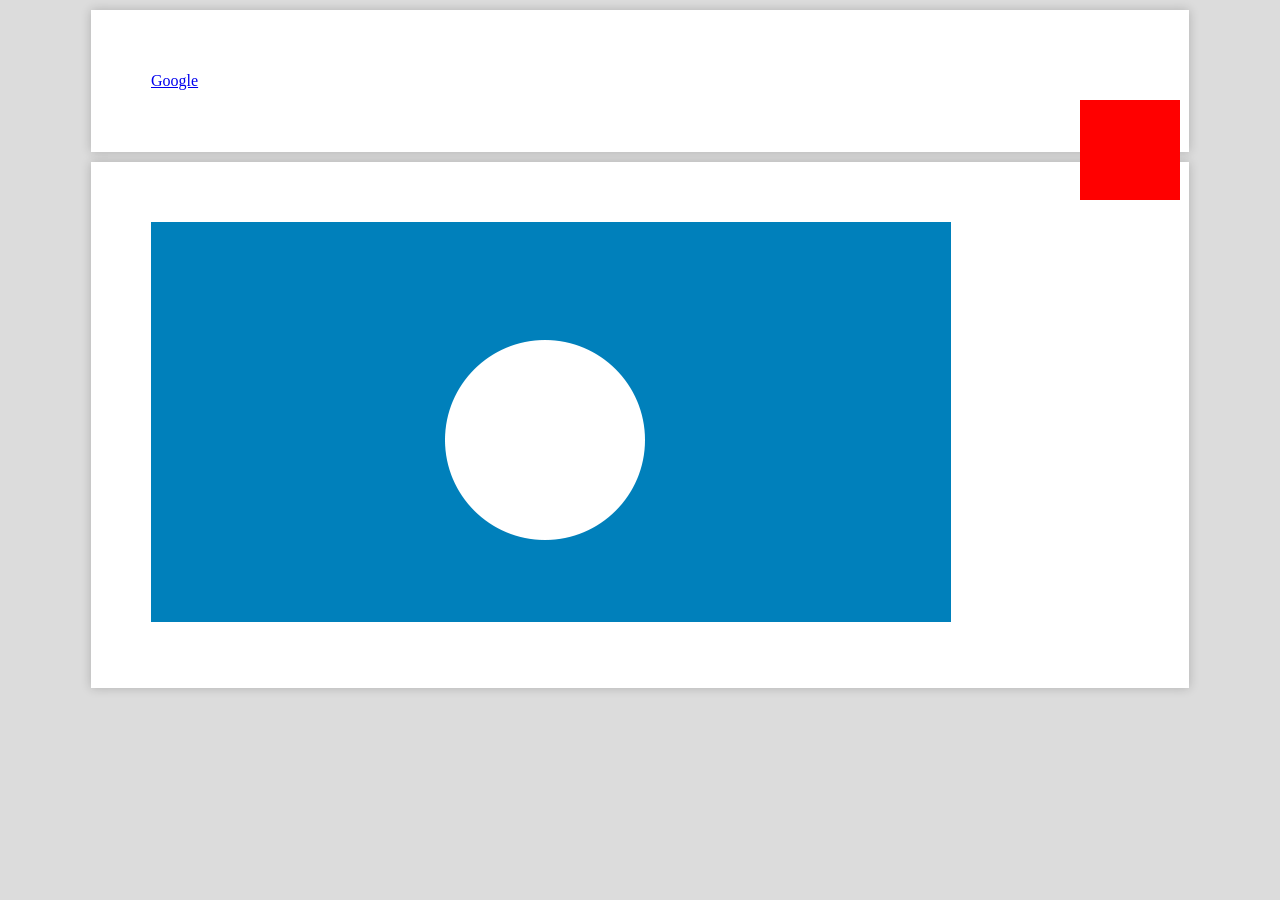
<file: dataviva/static/js/libs/tooltipster/demo/index.html>
<!DOCTYPE html>
<html lang="en">
<head>
	<title></title>
	<meta charset="UTF-8" />
	<meta name="viewport" content="width=device-width, initial-scale=1, maximum-scale=1.0, minimum-scale=1.0, user-scalable=no">
	<link rel="stylesheet" type="text/css" href="reset.css" />
	<link rel="stylesheet" type="text/css" href="style.css" />
	<link rel="stylesheet" type="text/css" href="../css/tooltipster.css" />
	
	<script type="text/javascript" src="//code.jquery.com/jquery-1.7.0.min.js"></script>
	<script type="text/javascript" src="../js/jquery.tooltipster.js"></script>
	
	<script type="text/javascript">
		$(document).ready(function() {
			$('.tooltip').tooltipster();
		});
	</script>
</head>
<body>

	<section class="container tooltip" title="Parent container">
		<a href="http://google.com" class="tooltip" title="Get your Google on">Google</a>
	</section>
	
	<div id="hi" style="width: 100px; height: 100px; margin: 0 0 0 500px; background: #f00; position: fixed; top: 100px; right: 100px;" class="tooltip" title="This is the tooltip"></div>
	
	<section class="container">
		<img src="map.png" usemap="#map" />
		<map name="map">
			<area shape="circle" coords="396,220,102" href="#" class="tooltip" title="Hello thar, mate!" />
		</map>
	</section>
</body>
</html>
</file>
<file: dataviva/static/js/libs/tooltipster/doc/css/prettify.css>
/* Pretty printing styles. Used with prettify.js. */

/* SPAN elements with the classes below are added by prettyprint. */
.pln { color: #000 }  /* plain text */

@media screen {
  .str { color: #080 }  /* string content */
  .kwd { color: #008 }  /* a keyword */
  .com { color: #800 }  /* a comment */
  .typ { color: #606 }  /* a type name */
  .lit { color: #066 }  /* a literal value */
  /* punctuation, lisp open bracket, lisp close bracket */
  .pun, .opn, .clo { color: #660 }
  .tag { color: #008 }  /* a markup tag name */
  .atn { color: #606 }  /* a markup attribute name */
  .atv { color: #080 }  /* a markup attribute value */
  .dec, .var { color: #606 }  /* a declaration; a variable name */
  .fun { color: red }  /* a function name */
}

/* Use higher contrast and text-weight for printable form. */
@media print, projection {
  .str { color: #060 }
  .kwd { color: #006; font-weight: bold }
  .com { color: #600; font-style: italic }
  .typ { color: #404; font-weight: bold }
  .lit { color: #044 }
  .pun, .opn, .clo { color: #440 }
  .tag { color: #006; font-weight: bold }
  .atn { color: #404 }
  .atv { color: #060 }
}

/* Specify class=linenums on a pre to get line numbering */
ol.linenums { margin-top: 0; margin-bottom: 0 } /* IE indents via margin-left */
li.L0,
li.L1,
li.L2,
li.L3,
li.L5,
li.L6,
li.L7,
li.L8 { list-style-type: none }
/* Alternate shading for lines */
li.L1,
li.L3,
li.L5,
li.L7,
li.L9 { background: #eee }
</file>
<file: dataviva/static/js/libs/tooltipster/doc/css/style.css>
/*blue #0078c9
orange #ff5e3c		*/

@import url(//fonts.googleapis.com/css?family=Open+Sans:300,400,600,700);

@font-face {
	font-family: 'icomoon';
	src:url('../images/icons/icomoon.eot');
	src:url('../images/icons/icomoond41d.eot?#iefix') format('embedded-opentype'),
		url('../images/icons/icomoon.svg#icomoon') format('svg'),
		url('../images/icons/icomoon.woff') format('woff'),
		url('../images/icons/icomoon.ttf') format('truetype');
	font-weight: normal;
	font-style: normal;
}

::selection {
	background: #0078c9;
	color: #fff;
}
::-moz-selection {
	background: #0078c9;
	color: #fff;
}

body {
	color: #5d6365;
	font-size: 1em;
	line-height: 1.6em;
	font-family: 'Open Sans', sans-serif;
	font-weight: 300;
	background: #5d6365;
}

#background {
	position: absolute;
	top: 0;
	left: 0;
	width: 100%;
	height: 100%;
	overflow: hidden;
}
#background img {
	min-height: 100%;
	min-width: 100%;
}
#background:before {
	content: '';
	display: block;
	width: 100%;
	height: 20%;
	position: absolute;
	bottom: 0;
	background: -moz-linear-gradient(top,  rgba(93,99,101,0) 0%, rgba(93,99,101,1) 100%); /* FF3.6+ */
	background: -webkit-gradient(linear, left top, left bottom, color-stop(0%,rgba(93,99,101,0)), color-stop(100%,rgba(93,99,101,1))); /* Chrome,Safari4+ */
	background: -webkit-linear-gradient(top,  rgba(93,99,101,0) 0%,rgba(93,99,101,1) 100%); /* Chrome10+,Safari5.1+ */
	background: -o-linear-gradient(top,  rgba(93,99,101,0) 0%,rgba(93,99,101,1) 100%); /* Opera 11.10+ */
	background: -ms-linear-gradient(top,  rgba(93,99,101,0) 0%,rgba(93,99,101,1) 100%); /* IE10+ */
	background: linear-gradient(to bottom,  rgba(93,99,101,0) 0%,rgba(93,99,101,1) 100%); /* W3C */
	filter: progid:DXImageTransform.Microsoft.gradient( startColorstr='#005d6365', endColorstr='#5d6365',GradientType=0 ); /* IE6-9 */
}

#wrapper {
	width: 100%;
	max-width: 1300px;
	margin: 0 auto;
	position: relative;
	box-shadow: 0.6em 0px 15px rgba(0,0,0,0.1), -0.6em 0px 15px rgba(0,0,0,0.1);
}

* {
	-webkit-transition: all 300ms;
	-moz-transition: all 300ms;
	-o-transition: all 300ms;
	-ms-transition: all 300ms;
	transition: all 300ms;
}

h1 {
	font-weight: 300;
	font-size: 1.4em;
	line-height: 1.4em;
	margin-bottom: 1.8em;
}
h2 {
	color: #a9b1b3;
	font-weight: 300;
	font-size: 4em;
	line-height: 1.4em;
	margin-bottom: 0.5em;
}
h3 {
	font-size: 2em;
	line-height: 1.4em;
	margin-bottom: 0.7em;
	padding-top: 1em;
}
h4 {
	font-size: 1.4em;
	line-height: 1.4em;
	font-weight: 400;
	margin-bottom: 1em;
}
p {
	margin-bottom: 1.5em;
}

strong {
	font-weight: 600;
}

a {
	text-decoration: none;
	color: #0078c9;
	font-weight: 600;
}
a:hover {
	color: #a9b1b3;
}
a.alt {
	color: rgba(255,255,255,0.75);
}
a.alt:hover {
	color: rgba(255,255,255,1);
}

a:before {
	font-family: 'icomoon';
	font-style: normal;
	speak: none;
	font-weight: normal;
	line-height: 1;
	-webkit-font-smoothing: antialiased;
}

a.button {
	display: inline-block;
	padding: 0.8em 1em;
	border: 3px solid #ff5e3c;
	border-radius: 6px;
	color: #ff5e3c;
	background: #fff;
	font-weight: 600;
}
a.button:hover {
	background: #ff5e3c;
	color: #fff;
}
a.button.alt {
	color: #ff5e3c;
	border: none;
}
a.button.alt:hover {
	background: #ff5e3c;
	color: #fff;
	border: none;
}
a.button:active {
	-webkit-transform: scale3d(0.95,0.95,1);
	-moz-transform: scale3d(0.95,0.95,1);
	-o-transform: scale3d(0.95,0.95,1);
	-ms-transform: scale3d(0.95,0.95,1);
	transform: scale3d(0.95,0.95,1);
}

a.white {
	color: #fff;
	padding-bottom: 3px;
	border-bottom: 1px solid rgba(255,255,255,0);
}
a.white:hover {
	border-bottom: 1px solid rgba(255,255,255,1);
}

.row {
	overflow: hidden;
}

header {
	background: #fff;
	max-width: 1300px;
	box-shadow: 0px 3px 0px rgba(0,0,0,0.05);
}
header select {
	display: none;
}

section {
	width: 100%;
	margin: 0 auto;
	overflow: hidden;
	border-bottom: 2px dashed #e5eaeb;
	padding: 6em;
	background: #fff;
	box-sizing: border-box;
	-moz-box-sizing: border-box;
}
#talk {
	border-bottom: none !important;
}

footer {
	width: 100%;
	margin: 0 auto;
	padding: 6em;
	background: #0078c9;
	color: #fff;
	box-sizing: border-box;
	-moz-box-sizing: border-box;
	text-align: center;
}

nav {
	width: 100%;
	max-width: 1300px;
	box-sizing: border-box;
	-moz-box-sizing: border-box;
	background: #fff;
	float: right;
	z-index: 2;
	text-align: right;
}
nav ul {
	display: block;
	width: auto;
	float: right;
}
nav li {
	display: inline-block;
	margin: 0;
	float: left;
}
nav a {
	display: inline-block;
	font-weight: 400;
	color: #a9b1b3;
	padding: 1.5em 0.75em;
}
nav a:hover {
	background: #0078c9;
	color: #fff;
}

#mobile-nav {
	display: none;
}

#social {
	width: auto;
	position: absolute;
	left: 0;
	top: 0;
	z-index: 3;
}
#social div {
	float: left;
	width: 90px;
	padding: 1.5em 2em;
}
#tweet {
	margin-top: 2px;
}
div#github {
	position: relative;
	bottom: 4px;
	margin-left: 0px;
	padding-top: 2em;
	width: 90px;
}
#github a {
	-webkit-transition: none;
	-moz-transition: none;
	-o-transition: none;
	-ms-transition: none;
	transition: none;
}

pre {
	box-sizing: border-box;
	-moz-box-sizing: border-box;
	padding: 3em;
	background: #e6eff1;
	box-shadow: 0px 0px 20px rgba(0,0,0,0.0);
	margin-bottom: 4em;
	white-space: pre-wrap;
}
pre:hover {
	background: #fff;
	box-shadow: 0px 0px 20px rgba(0,0,0,0.3);
}
pre:last-child {
	margin-bottom: 0;
}


/* 
-------------------------------------
Welcome
-------------------------------------
*/

#welcome {
	text-align: center;
	padding: 12em 0 9em;
	color: #fff;
	width: 100%;
	border-bottom: none;
	background: rgba(0,0,0,0.3);
}

#welcome h1 {
	display: block;
	max-width: 635px;
	margin-left: auto;
	margin-right: auto;
}

#tooltipster {
	width: 100%;
	max-width: 258px;
	margin-bottom: 2em;
}

#browser-support {
	margin-bottom: 2.8em;
}
#browser-support li {
	display: inline-block;
	margin: 0.25em;
	font-size: 0;
	line-height: 0;
}
#browser-support li img {
	height: 42px;
	opacity: 0.5;
}
#browser-support li img:hover {
	opacity: 1;
}

#download {
	font-size: 1.2em;
	line-height: 1.4em;
	width: 100%;
}
#download a.button {
	margin-right: 0.6em;
}
#download a.button:before {
	content: "\64";
	padding-right: 1em;
	font-size: 0.9em;
}


/* 
-------------------------------------
Demos
-------------------------------------
*/

#demos ul {
	display: block;
	width: 100%;
	font-size: 1.4em;
	line-height: 1.4em;
}
#demos li {
	display: block;
	width: 50%;
	font-weight: 400;
	margin-bottom: 1em;
	overflow: hidden;
	padding-top: 1.4em;
	padding-right: 2em;
	box-sizing: border-box;
	-moz-box-sizing: border-box;
	float: left;
}
#demos span {
	display: block;
	border: 3px solid #ff5e3c;
	border-radius: 100%;
	box-sizing: border-box;
	-moz-box-sizing: border-box;
	width: 5em;
	height: 5em;
	background: #ff5e3c;
	color: #fff;
	font-size: 0.6em;
	line-height: 1em;
	font-weight: 700;
	padding: 1.8em 0 0 0;
	text-align: center;
	margin: -1.4em 1em 0 0;
	text-transform: uppercase;
	float: left;
}
#demos span:hover {
	background: #fff !important;
	color: #5d6365;
	border: 3px solid #5d6365 !important;
	cursor: pointer;
}


/* 
-------------------------------------
Tooltips
-------------------------------------
*/

#demos span.tooltipster-icon {
	cursor: help;
	margin-left: 4px;
	background: #0078c9;
	border: 3px solid #0078c9;
	width: 2.3em;
	height: 2.3em;
	padding: 0.4em 0 0;
	margin: 2em 0 0 -3em;
}

.tooltipster-default .tooltipster-content {
	font-family: 'Open Sans', sans-serif;
}
.tooltipster-default .tooltipster-content img {
	float: left;
	margin-right: 10px;
	border: 2px solid #000;
}
.tooltipster-default .tooltipster-content p {
	margin: 0;
}
.tooltipster-default .tooltipster-content a {
	color: #fff;
	border-bottom: 1px solid rgba(255,255,255,0.4);
}
.tooltipster-default .tooltipster-content a:hover {
	color: #fff;
	border-bottom: 1px solid rgba(255,255,255,1);
}

.tooltipster-blue {
	background: #0078c9;
	color: #fff;
	border-radius: 5px;
}
.tooltipster-blue .tooltipster-content {
	font-family: 'Open Sans', sans-serif;
	font-size: 14px;
	line-height: 16px;
	padding: 8px 10px;
}

.tooltipster-white {
	background: #fff;
	color: #0078c9;
	border-radius: 5px; 
}
.tooltipster-white .tooltipster-content {
	font-family: 'Open Sans', sans-serif;
	font-size: 14px;
	line-height: 16px;
	padding: 8px 10px;
}

.tooltipster-pink {
	background: url(../images/pattern-navy.png);
	background-color: #ff3c70;
	color: #fff; 
	border-radius: 5px;	
	box-shadow: inset -3px -3px 0 #ff3c70;
}
.tooltipster-pink .tooltipster-content {
	font-family: 'Courier', monospace;
	font-weight: 400;
	font-size: 16px;
	line-height: 16px;
	padding: 15px 18px;
}


/* 
-------------------------------------
Options
-------------------------------------
*/

table {
	width: 100%;
}
table h4 {
	margin-bottom: 0;
}
tr:nth-child(odd) {
	background: #f4f5f7;
}
td {
	padding: 2em;
}
td h4 {
	font-family: 'Courier', monospace;
	color: #0078c9;
}


/* 
-------------------------------------
Themes
-------------------------------------
*/

#themes .themes span {
	display: inline-block;
	padding: 1em;
	margin-right: 1em;
	margin-bottom: 1em;
	opacity: 0.8;
}

.tooltipster-default-preview {
	border-radius: 5px; 
	border: 2px solid #000;
	background: #4c4c4c;
	color: #fff;
	font-family: Arial, sans-serif;
	font-size: 14px;
	line-height: 16px;
	padding: 8px 10px;
	font-weight: 400;
	box-sizing: border-box;
	-moz-box-sizing: border-box;
}

.tooltipster-light-preview {
	border-radius: 5px; 
	border: 1px solid #cccccc;
	background: #ededed;
	color: #666666;
	font-family: Arial, sans-serif;
	font-size: 14px;
	line-height: 16px;
	padding: 8px 10px;
	font-weight: 400;
}

.tooltipster-punk-preview {
	border-radius: 5px;
	border-bottom: 3px solid #f71169;
	background: #2a2a2a;
	color: #fff;
	font-family: 'Courier', monospace;
	font-size: 14px;
	line-height: 16px;
	padding: 8px 10px;
	font-weight: 400;
}

.tooltipster-noir-preview {
	border-radius: 0px;
	border: 3px solid #2c2c2c;
	background: #fff;
	color: #2c2c2c;
	font-family: 'Georgia', serif;
	font-size: 14px;
	line-height: 16px;
	padding: 8px 10px;
	font-weight: 400;
}

.tooltipster-shadow-preview {
	border-radius: 5px;
	background: #fff;
	box-shadow: 0px 0px 14px rgba(0,0,0,0.3);
	color: #2c2c2c;
	font-family: 'Arial', sans-serif;
	font-size: 14px;
	line-height: 16px;
	padding: 8px 10px;
	font-weight: 400;
}


/* 
-------------------------------------
Talk
-------------------------------------
*/

#talk h3 {
	margin-bottom: 1em;
}


/* 
-------------------------------------
Breakpoints
-------------------------------------
*/

@media all and (max-width : 1100px) {
	#tweet, #gplus {
		display: none;
	}
	#demos li {
		width: 100%;
	}
	table, tr, td {
		display: block;
	}
	td {
		padding: 2em 2em 0 2em;
	}
	td:last-child {
		padding-bottom: 2em;
	}
}

@media all and (max-width : 920px) {
	#demos ul {
		width: 100%;
		padding: 0;
	}
}

@media all and (max-width : 820px) {
	nav ul {
		display: none;
	}
	#social div {
		padding: 0.5em 0.7em;
	}
	header {
		padding: 0;
	}
	header select {
		display: block;
		float: right;
		margin: 1em 1em;
	}
	section {
		padding: 3em;
	}
	#welcome {
		padding: 7.4em 3em 6em;
	}
	#download span {
		display: block;
		margin-top: 0.5em;
	}
}

@media all and (max-width : 450px) {
	table h4 {
		font-size: 1em;
		line-height: 1em;
	}
	section {
		padding: 2em;
	}
	h2 {
		font-size: 3em;
		line-height: 1.2em;
		margin-bottom: 0.23em;
	}
	h3 {
		font-size: 1.4em;
		line-height: 1.4em;
		margin-bottom: 1.3em;
	}
	h4 {
		font-size: 1.2em;
	}
	pre {
		padding: 1em;
	}
}
</file>
<file: dataviva/static/js/libs/tooltipster/css/tooltipster.css>
/* This is the default Tooltipster theme (feel free to modify or duplicate and create multiple themes!): */
.tooltipster-default {
	border-radius: 5px; 
	border: 2px solid #000;
	background: #4c4c4c;
	color: #fff;
}

/* Use this next selector to style things like font-size and line-height: */
.tooltipster-default .tooltipster-content {
	font-family: Arial, sans-serif;
	font-size: 12px;
	line-height: 16px;
	padding: 8px 10px;
	overflow: hidden;
}

/* This next selector defines the color of the border on the outside of the arrow. This will automatically match the color and size of the border set on the main tooltip styles. Set display: none; if you would like a border around the tooltip but no border around the arrow */
.tooltipster-default .tooltipster-arrow .tooltipster-arrow-border {
	/* border-color: ... !important; */
}


/* If you're using the icon option, use this next selector to style them */
.tooltipster-icon {
	cursor: help;
	margin-left: 4px;
}








/* This is the base styling required to make all Tooltipsters work */
.tooltipster-base {
	padding: 0;
	font-size: 0;
	line-height: 0;
	position: absolute;
	left: 0;
	top: 0;
	z-index: 9999999;
	pointer-events: none;
	width: auto;
	overflow: visible;
}
.tooltipster-base .tooltipster-content {
	overflow: hidden;
}


/* These next classes handle the styles for the little arrow attached to the tooltip. By default, the arrow will inherit the same colors and border as what is set on the main tooltip itself. */
.tooltipster-arrow {
	display: block;
	text-align: center;
	width: 100%;
	height: 100%;
	position: absolute;
	top: 0;
	left: 0;
	z-index: -1;
}
.tooltipster-arrow span, .tooltipster-arrow-border {
	display: block;
	width: 0; 
	height: 0;
	position: absolute;
}
.tooltipster-arrow-top span, .tooltipster-arrow-top-right span, .tooltipster-arrow-top-left span {
	border-left: 8px solid transparent !important;
	border-right: 8px solid transparent !important;
	border-top: 8px solid;
	bottom: -7px;
}
.tooltipster-arrow-top .tooltipster-arrow-border, .tooltipster-arrow-top-right .tooltipster-arrow-border, .tooltipster-arrow-top-left .tooltipster-arrow-border {
	border-left: 9px solid transparent !important;
	border-right: 9px solid transparent !important;
	border-top: 9px solid;
	bottom: -7px;
}

.tooltipster-arrow-bottom span, .tooltipster-arrow-bottom-right span, .tooltipster-arrow-bottom-left span {
	border-left: 8px solid transparent !important;
	border-right: 8px solid transparent !important;
	border-bottom: 8px solid;
	top: -7px;
}
.tooltipster-arrow-bottom .tooltipster-arrow-border, .tooltipster-arrow-bottom-right .tooltipster-arrow-border, .tooltipster-arrow-bottom-left .tooltipster-arrow-border {
	border-left: 9px solid transparent !important;
	border-right: 9px solid transparent !important;
	border-bottom: 9px solid;
	top: -7px;
}
.tooltipster-arrow-top span, .tooltipster-arrow-top .tooltipster-arrow-border, .tooltipster-arrow-bottom span, .tooltipster-arrow-bottom .tooltipster-arrow-border {
	left: 0;
	right: 0;
	margin: 0 auto;
}
.tooltipster-arrow-top-left span, .tooltipster-arrow-bottom-left span {
	left: 6px;
}
.tooltipster-arrow-top-left .tooltipster-arrow-border, .tooltipster-arrow-bottom-left .tooltipster-arrow-border {
	left: 5px;
}
.tooltipster-arrow-top-right span,  .tooltipster-arrow-bottom-right span {
	right: 6px;
}
.tooltipster-arrow-top-right .tooltipster-arrow-border, .tooltipster-arrow-bottom-right .tooltipster-arrow-border {
	right: 5px;
}
.tooltipster-arrow-left span, .tooltipster-arrow-left .tooltipster-arrow-border {
	border-top: 8px solid transparent !important;
	border-bottom: 8px solid transparent !important; 
	border-left: 8px solid;
	top: 50%;
	margin-top: -7px;
	right: -7px;
}
.tooltipster-arrow-left .tooltipster-arrow-border {
	border-top: 9px solid transparent !important;
	border-bottom: 9px solid transparent !important; 
	border-left: 9px solid;
	margin-top: -8px;
}
.tooltipster-arrow-right span, .tooltipster-arrow-right .tooltipster-arrow-border {
	border-top: 8px solid transparent !important;
	border-bottom: 8px solid transparent !important; 
	border-right: 8px solid;
	top: 50%;
	margin-top: -7px;
	left: -7px;
}
.tooltipster-arrow-right .tooltipster-arrow-border {
	border-top: 9px solid transparent !important;
	border-bottom: 9px solid transparent !important; 
	border-right: 9px solid;
	margin-top: -8px;
}


/* Some CSS magic for the awesome animations - feel free to make your own custom animations and reference it in your Tooltipster settings! */

.tooltipster-fade {
	opacity: 0;
	-webkit-transition-property: opacity;
	-moz-transition-property: opacity;
	-o-transition-property: opacity;
	-ms-transition-property: opacity;
	transition-property: opacity;
}
.tooltipster-fade-show {
	opacity: 1;
}

.tooltipster-grow {
	-webkit-transform: scale(0,0);
	-moz-transform: scale(0,0);
	-o-transform: scale(0,0);
	-ms-transform: scale(0,0);
	transform: scale(0,0);
	-webkit-transition-property: -webkit-transform;
	-moz-transition-property: -moz-transform;
	-o-transition-property: -o-transform;
	-ms-transition-property: -ms-transform;
	transition-property: transform;
	-webkit-backface-visibility: hidden;
}
.tooltipster-grow-show {
	-webkit-transform: scale(1,1);
	-moz-transform: scale(1,1);
	-o-transform: scale(1,1);
	-ms-transform: scale(1,1);
	transform: scale(1,1);
	-webkit-transition-timing-function: cubic-bezier(0.175, 0.885, 0.320, 1);
	-webkit-transition-timing-function: cubic-bezier(0.175, 0.885, 0.320, 1.15); 
	-moz-transition-timing-function: cubic-bezier(0.175, 0.885, 0.320, 1.15); 
	-ms-transition-timing-function: cubic-bezier(0.175, 0.885, 0.320, 1.15); 
	-o-transition-timing-function: cubic-bezier(0.175, 0.885, 0.320, 1.15); 
	transition-timing-function: cubic-bezier(0.175, 0.885, 0.320, 1.15);
}

.tooltipster-swing {
	opacity: 0;
	-webkit-transform: rotateZ(4deg);
	-moz-transform: rotateZ(4deg);
	-o-transform: rotateZ(4deg);
	-ms-transform: rotateZ(4deg);
	transform: rotateZ(4deg);
	-webkit-transition-property: -webkit-transform, opacity;
	-moz-transition-property: -moz-transform;
	-o-transition-property: -o-transform;
	-ms-transition-property: -ms-transform;
	transition-property: transform;
}
.tooltipster-swing-show {
	opacity: 1;
	-webkit-transform: rotateZ(0deg);
	-moz-transform: rotateZ(0deg);
	-o-transform: rotateZ(0deg);
	-ms-transform: rotateZ(0deg);
	transform: rotateZ(0deg);
	-webkit-transition-timing-function: cubic-bezier(0.230, 0.635, 0.495, 1);
	-webkit-transition-timing-function: cubic-bezier(0.230, 0.635, 0.495, 2.4); 
	-moz-transition-timing-function: cubic-bezier(0.230, 0.635, 0.495, 2.4); 
	-ms-transition-timing-function: cubic-bezier(0.230, 0.635, 0.495, 2.4); 
	-o-transition-timing-function: cubic-bezier(0.230, 0.635, 0.495, 2.4); 
	transition-timing-function: cubic-bezier(0.230, 0.635, 0.495, 2.4);
}

.tooltipster-fall {
	top: 0;
	-webkit-transition-property: top;
	-moz-transition-property: top;
	-o-transition-property: top;
	-ms-transition-property: top;
	transition-property: top;
	-webkit-transition-timing-function: cubic-bezier(0.175, 0.885, 0.320, 1);
	-webkit-transition-timing-function: cubic-bezier(0.175, 0.885, 0.320, 1.15); 
	-moz-transition-timing-function: cubic-bezier(0.175, 0.885, 0.320, 1.15); 
	-ms-transition-timing-function: cubic-bezier(0.175, 0.885, 0.320, 1.15); 
	-o-transition-timing-function: cubic-bezier(0.175, 0.885, 0.320, 1.15); 
	transition-timing-function: cubic-bezier(0.175, 0.885, 0.320, 1.15); 
}
.tooltipster-fall-show {
}
.tooltipster-fall.tooltipster-dying {
	-webkit-transition-property: all;
	-moz-transition-property: all;
	-o-transition-property: all;
	-ms-transition-property: all;
	transition-property: all;
	top: 0px !important;
	opacity: 0;
}

.tooltipster-slide {
	left: -40px;
	-webkit-transition-property: left;
	-moz-transition-property: left;
	-o-transition-property: left;
	-ms-transition-property: left;
	transition-property: left;
	-webkit-transition-timing-function: cubic-bezier(0.175, 0.885, 0.320, 1);
	-webkit-transition-timing-function: cubic-bezier(0.175, 0.885, 0.320, 1.15); 
	-moz-transition-timing-function: cubic-bezier(0.175, 0.885, 0.320, 1.15); 
	-ms-transition-timing-function: cubic-bezier(0.175, 0.885, 0.320, 1.15); 
	-o-transition-timing-function: cubic-bezier(0.175, 0.885, 0.320, 1.15); 
	transition-timing-function: cubic-bezier(0.175, 0.885, 0.320, 1.15);
}
.tooltipster-slide.tooltipster-slide-show {
}
.tooltipster-slide.tooltipster-dying {
	-webkit-transition-property: all;
	-moz-transition-property: all;
	-o-transition-property: all;
	-ms-transition-property: all;
	transition-property: all;
	left: 0px !important;
	opacity: 0;
}


/* CSS transition for when contenting is changing in a tooltip that is still open. The only properties that will NOT transition are: width, height, top, and left */
.tooltipster-content-changing {
	opacity: 0.5;
	-webkit-transform: scale(1.1, 1.1);
	-moz-transform: scale(1.1, 1.1);
	-o-transform: scale(1.1, 1.1);
	-ms-transform: scale(1.1, 1.1);
	transform: scale(1.1, 1.1);
}
</file>
<file: dataviva/static/js/libs/tooltipster/css/themes/tooltipster-light.css>
.tooltipster-light {
	border-radius: 5px; 
	border: 1px solid #cccccc;
	background: #ededed;
	color: #666666;
}
.tooltipster-light .tooltipster-content {
	font-family: Arial, sans-serif;
	font-size: 14px;
	line-height: 16px;
	padding: 8px 10px;
}
</file>
<file: dataviva/static/js/libs/tooltipster/css/themes/tooltipster-noir.css>
.tooltipster-noir {
	border-radius: 0px; 
	border: 3px solid #2c2c2c;
	background: #fff;
	color: #2c2c2c;
}
.tooltipster-noir .tooltipster-content {
	font-family: 'Georgia', serif;
	font-size: 14px;
	line-height: 16px;
	padding: 8px 10px;
}
</file>
<file: dataviva/static/js/libs/tooltipster/css/themes/tooltipster-punk.css>
.tooltipster-punk {
	border-radius: 5px; 
	border-bottom: 3px solid #f71169;
	background: #2a2a2a;
	color: #fff;
}
.tooltipster-punk .tooltipster-content {
	font-family: 'Courier', monospace;
	font-size: 14px;
	line-height: 16px;
	padding: 8px 10px;
}
</file>
<file: dataviva/static/js/libs/tooltipster/css/themes/tooltipster-shadow.css>
.tooltipster-shadow {
	border-radius: 5px;
	background: #fff;
	box-shadow: 0px 0px 14px rgba(0,0,0,0.3);
	color: #2c2c2c;
}
.tooltipster-shadow .tooltipster-content {
	font-family: 'Arial', sans-serif;
	font-size: 14px;
	line-height: 16px;
	padding: 8px 10px;
}
</file>
<file: dataviva/static/js/libs/tooltipster/demo/style.css>
/* Main */

body {
	background-color: #dcdcdc;
	color: #0b0b0b;
	font-size: 16px;
	line-height: 22px;
}

.container, #container {
	width: 978px;
	margin: 10px auto;
	padding: 60px;
	box-shadow: 0px 0px 10px rgba(0,0,0,0.2);
	background: #fff;
	text-align: left;
	display: block;
	overflow: hidden;
}

.item {
	width: 200px;
	float: left;
	padding: 10px;
	margin: 10px;
	background: #000;
	color: #fff;
}
</file>
